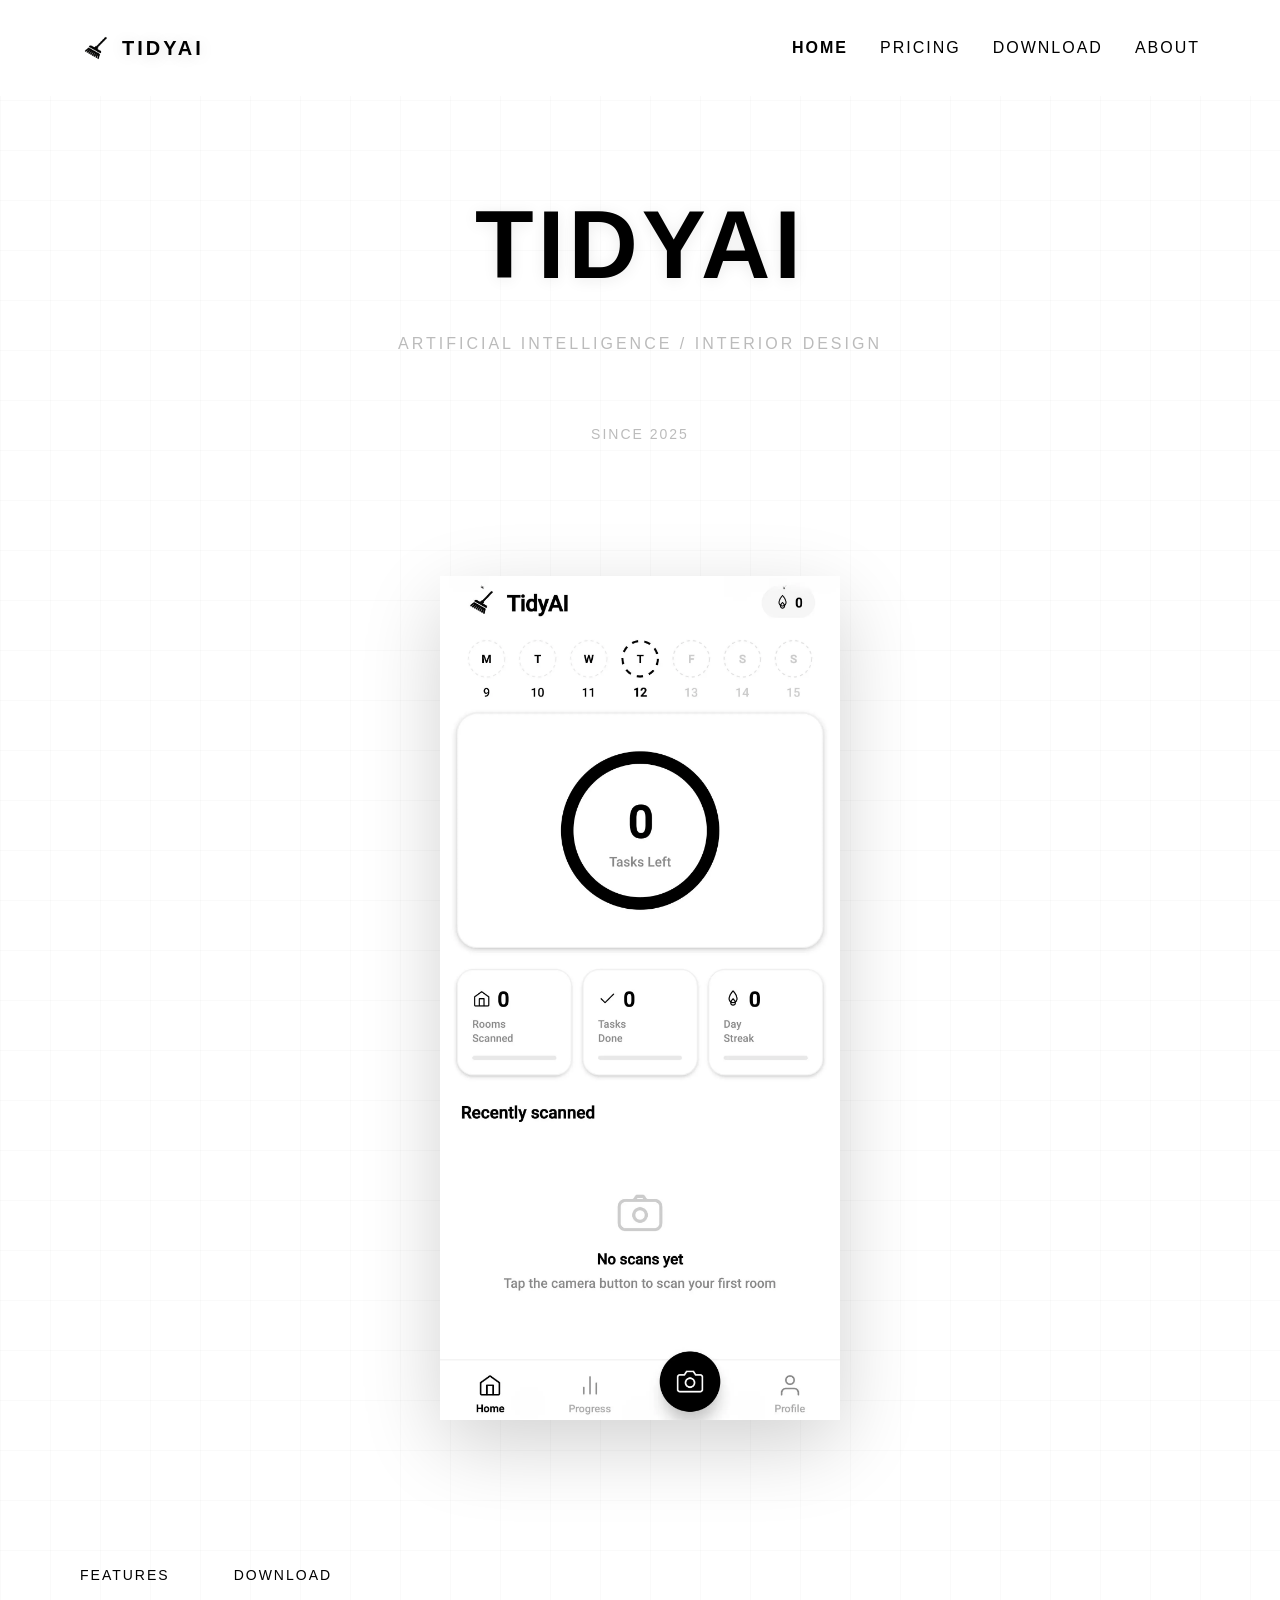
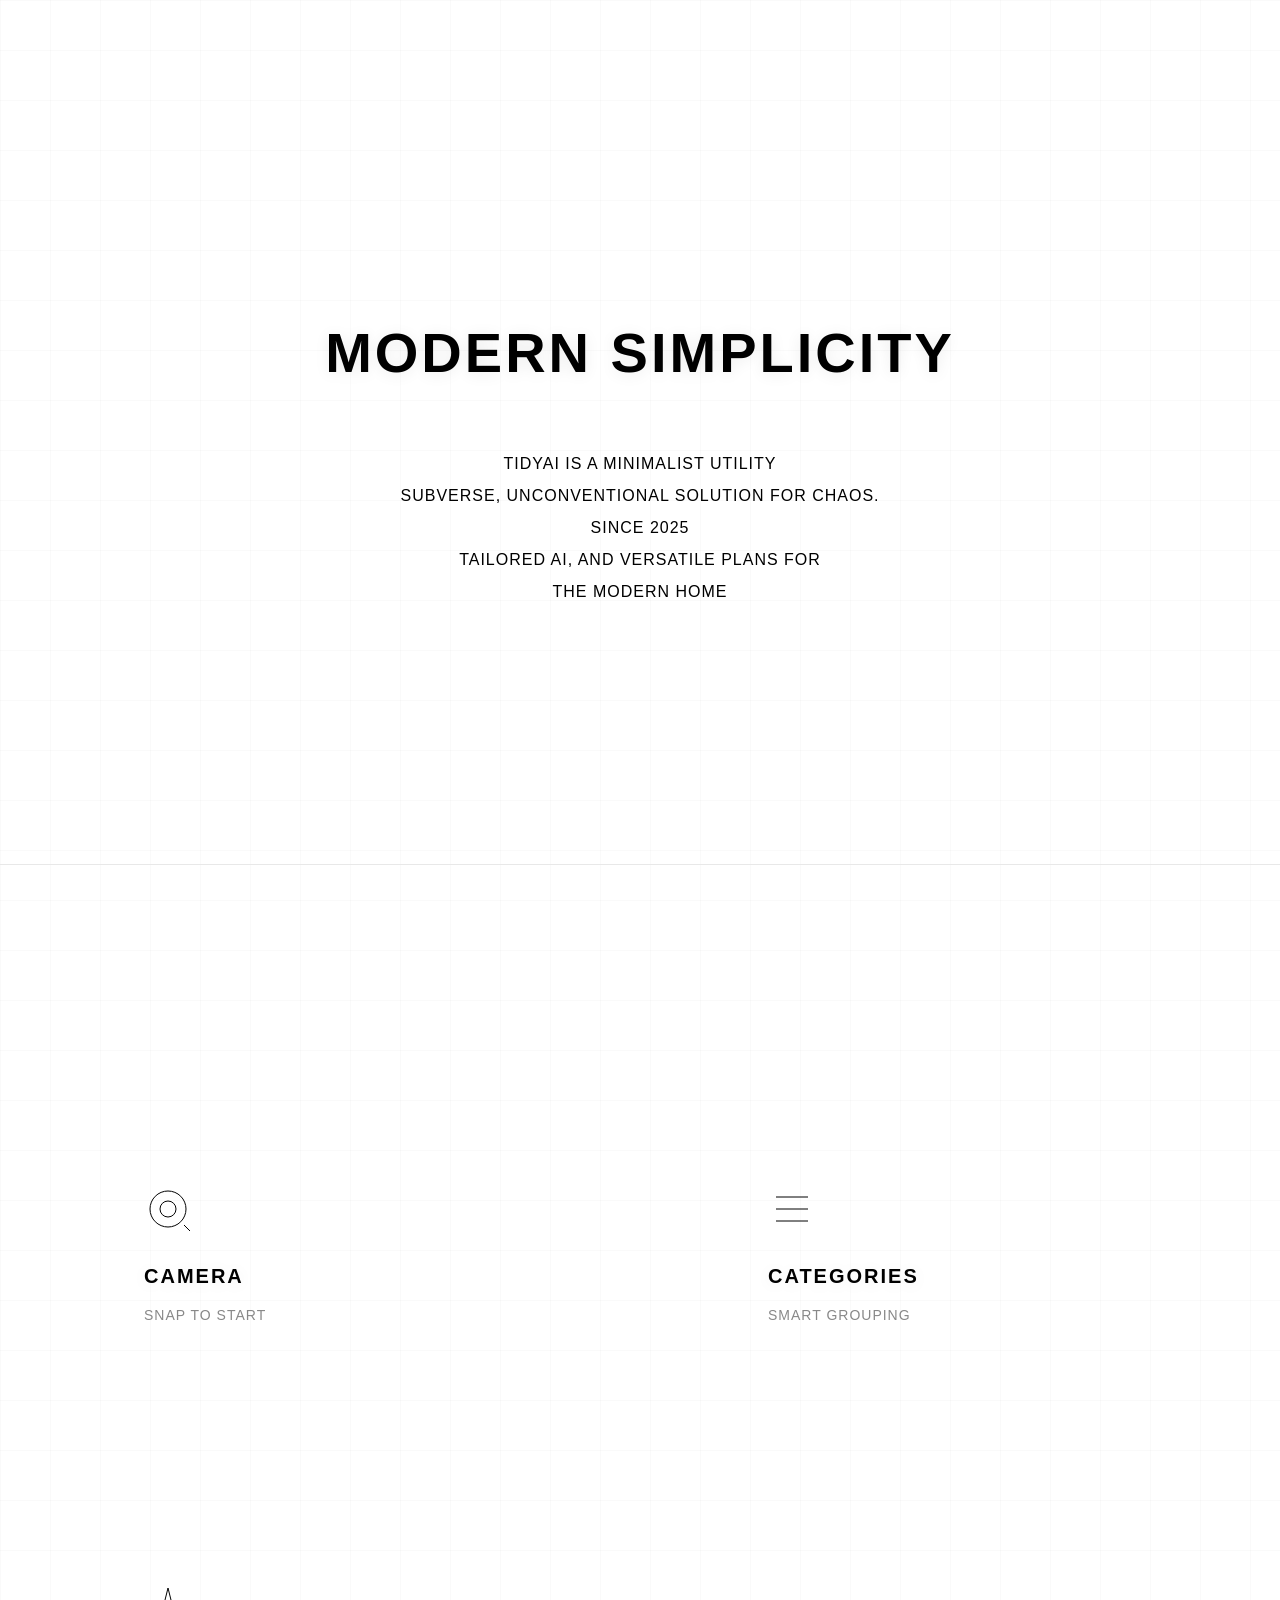
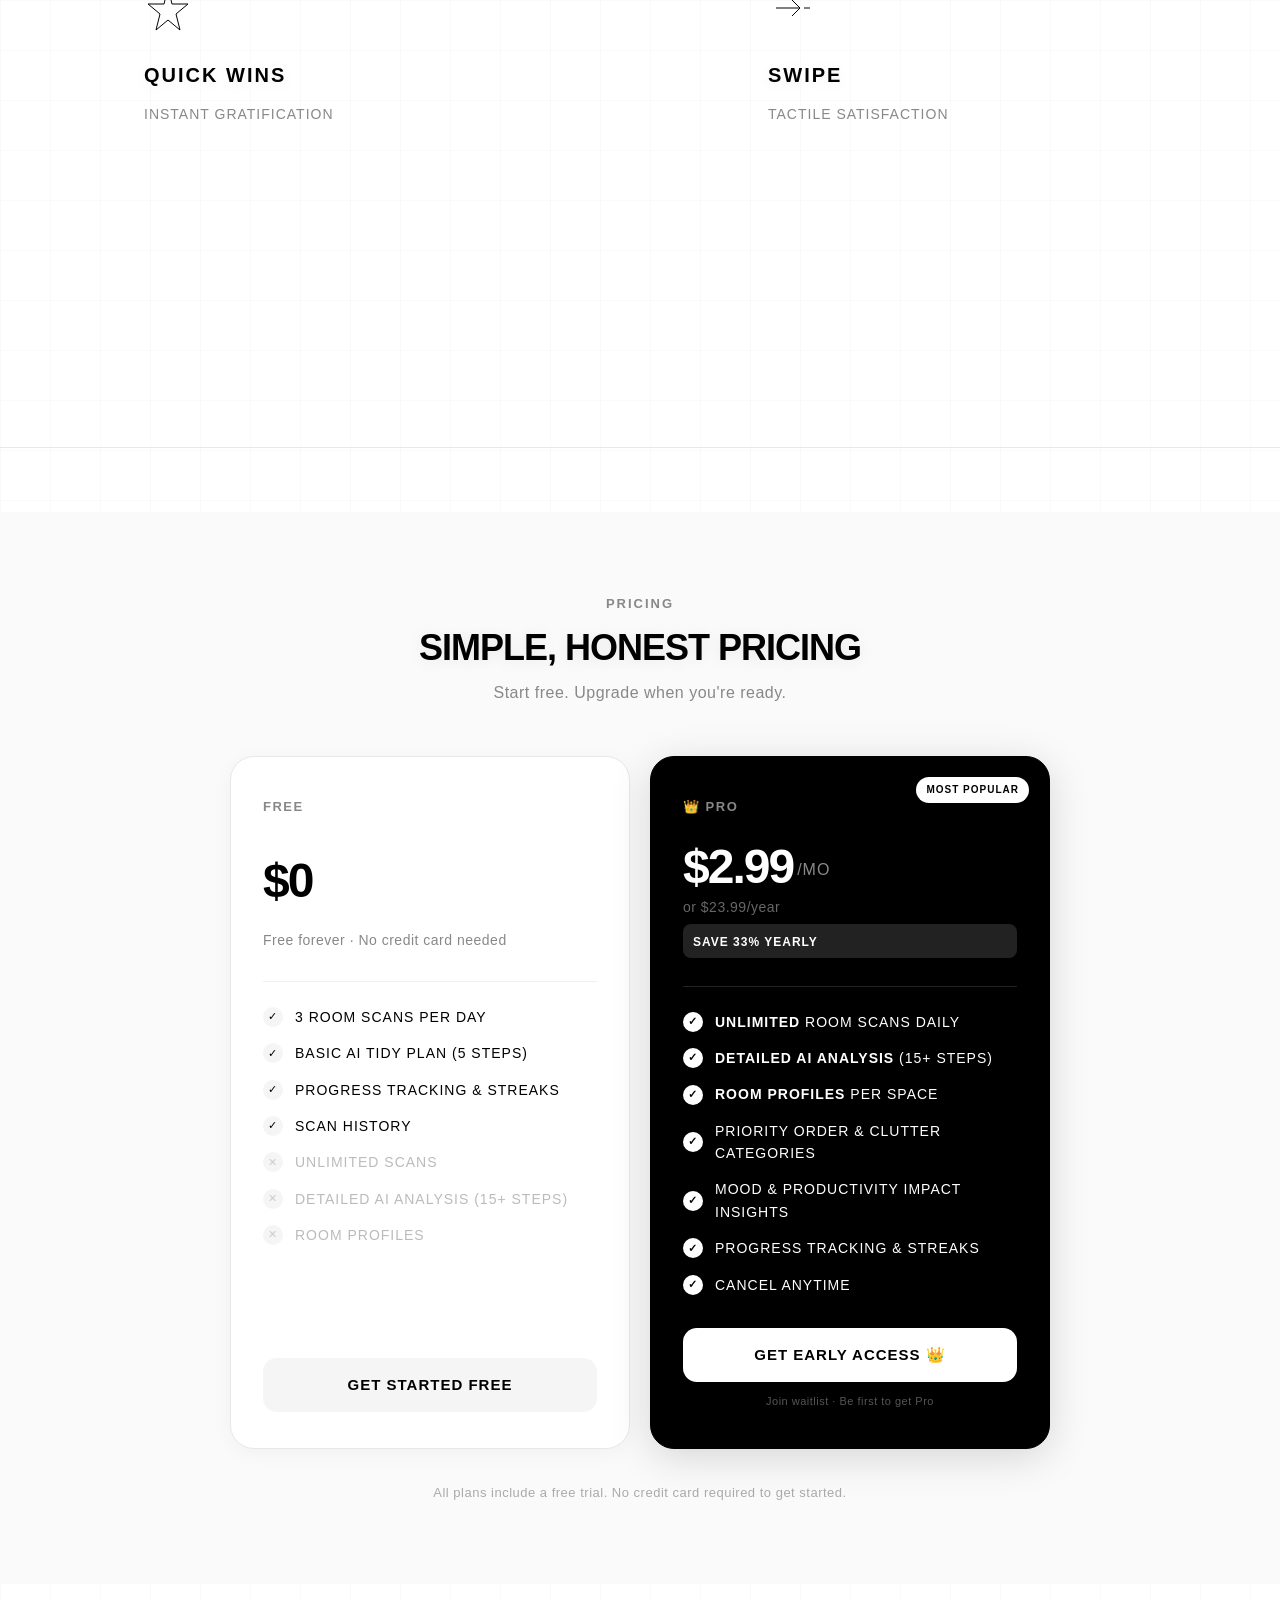
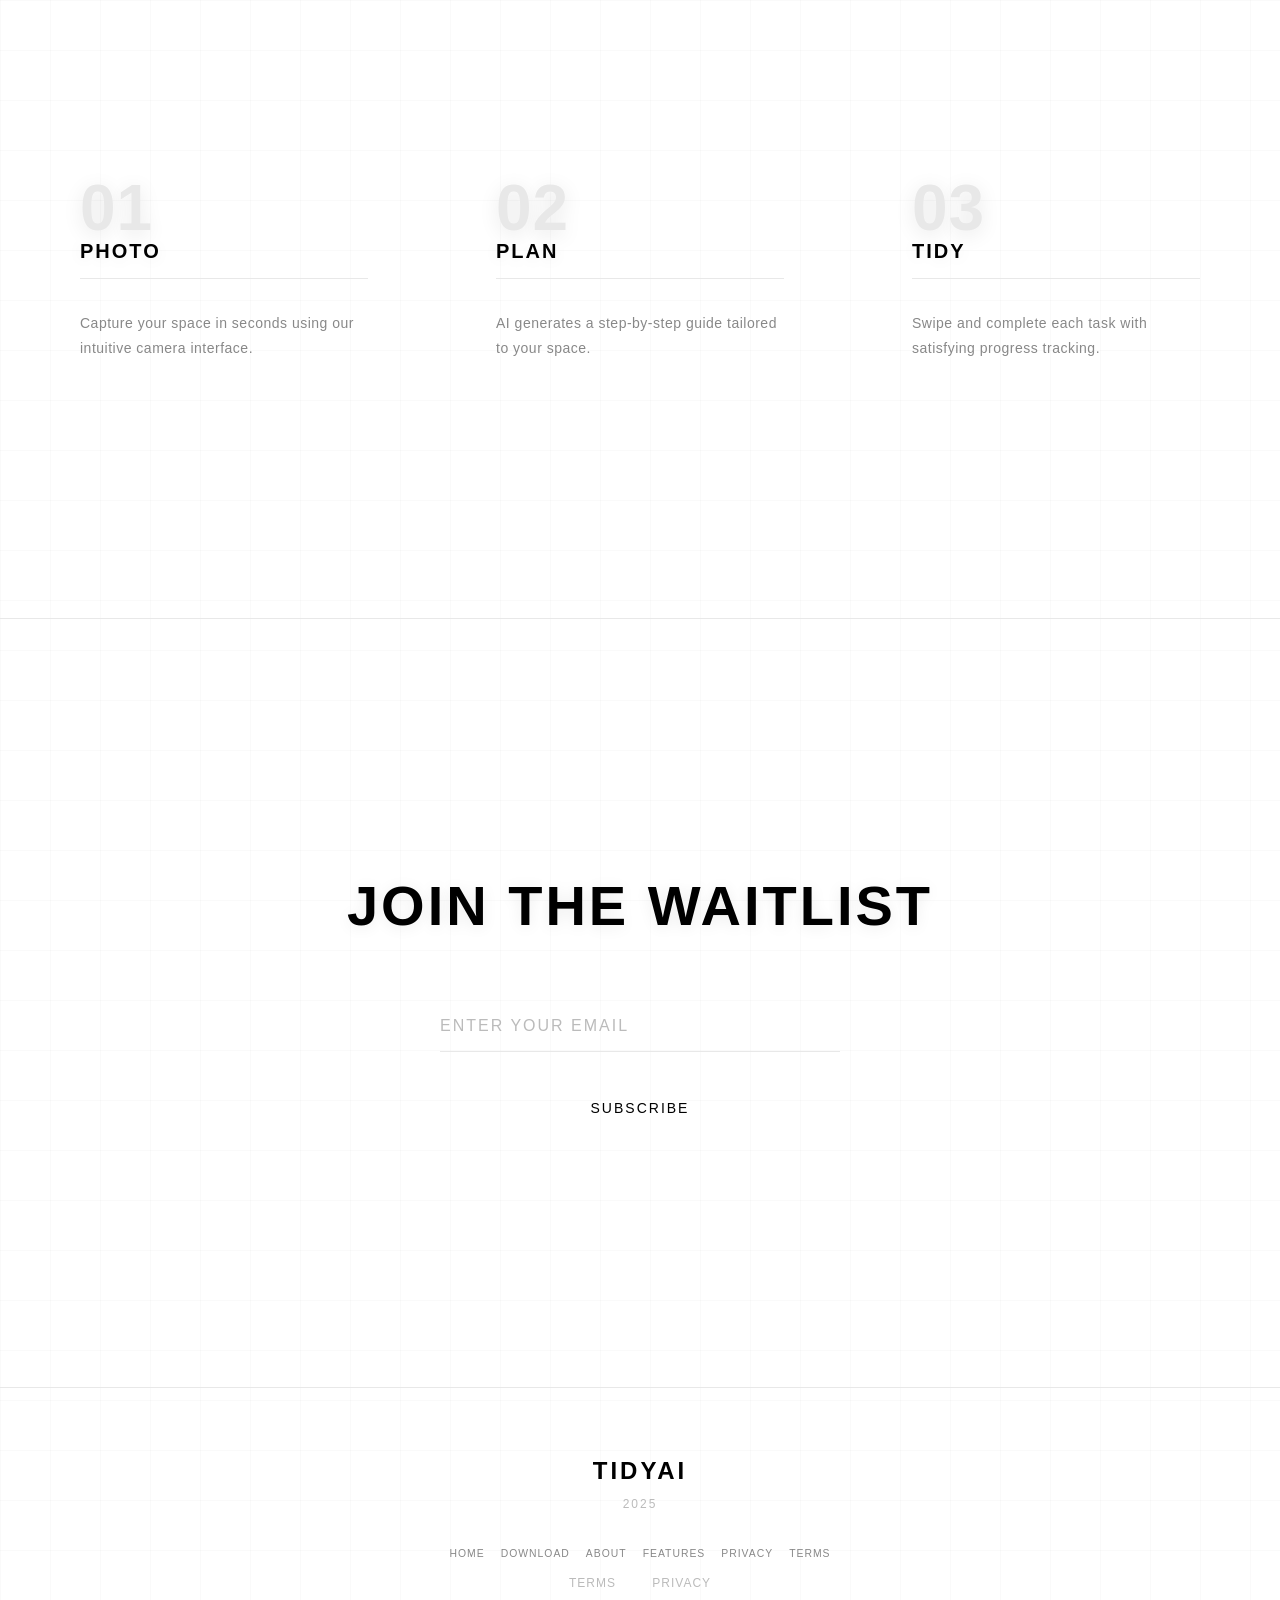
<file: index.html>
<!DOCTYPE html>
<html lang="en">

<head>
    <meta charset="UTF-8">
    <meta name="viewport" content="width=device-width, initial-scale=1.0">
    <meta name="description"
        content="TidyAI - Your AI-powered room tidying assistant. Transform chaos into order with artificial intelligence.">

    <title>TIDYAI </title>

    <!-- Favicon -->
    <link rel="icon" type="image/png" href="assets/images/logo tidy AI.png" sizes="32x32">
    <link rel="shortcut icon" href="assets/images/logo tidy AI.png">

    <!-- Styles -->
    <link rel="stylesheet" href="assets/css/style.css">
</head>

<body>
    <!-- Navigation -->
    <nav class="nav">
        <div class="nav-inner container">
            <a href="index.html" class="nav-logo">
                <img src="assets/images/logo tidy AI.png" alt="TidyAI" class="nav-logo-img">
                <span>TIDYAI</span>
            </a>

            <ul class="nav-links">
                <li><a href="index.html" class="active">HOME</a></li>
                <li><a href="#pricing">PRICING</a></li>
                <li><a href="download.html">DOWNLOAD</a></li>
                <li><a href="about.html">ABOUT</a></li>
            </ul>

            <button class="nav-toggle" aria-label="Menu">
                <span></span>
                <span></span>
                <span></span>
            </button>
        </div>
    </nav>

    <!-- Mobile Navigation -->
    <div class="nav-mobile">
        <button class="nav-mobile-close" aria-label="Close menu">
            <span></span>
            <span></span>
        </button>
        <a href="index.html">HOME</a>
        <a href="#pricing">PRICING</a>
        <a href="download.html">DOWNLOAD</a>
        <a href="about.html">ABOUT</a>
    </div>

    <!-- Hero Section -->
    <section class="hero">
        <div class="container">
            <h1 class="hero-title animate-fade-in">TIDYAI</h1>
            <p class="hero-subtitle animate-fade-in animate-delay-1">ARTIFICIAL INTELLIGENCE / INTERIOR DESIGN</p>
            <p class="hero-year animate-fade-in animate-delay-2">SINCE 2025</p>

            <!-- App Mockup -->
            <div class="mockup animate-fade-in animate-delay-3">
                <img src="assets/images/hero-image.webp" alt="TidyAI App Interface" loading="lazy" decoding="async"
                    onerror="this.style.background='#F5F5F5'; this.style.display='flex'; this.style.alignItems='center'; this.style.justifyContent='center'; this.innerHTML='<span style=\'color:#BBBBBB;\'>APP MOCKUP</span>'">
            </div>

            <div class="hero-cta animate-fade-in animate-delay-4">
                <a href="#features">FEATURES</a>
                <a href="download.html">DOWNLOAD</a>
            </div>
        </div>
    </section>

    <!-- Vision Statement -->
    <section class="vision">
        <div class="container">
            <h2 class="vision-title">MODERN SIMPLICITY</h2>
            <div class="vision-text">
                <span>TIDYAI IS A MINIMALIST UTILITY</span>
                <span>SUBVERSE, UNCONVENTIONAL SOLUTION FOR CHAOS.</span>
                <span>SINCE 2025</span>
                <span>TAILORED AI, AND VERSATILE PLANS FOR</span>
                <span>THE MODERN HOME</span>
            </div>
        </div>
    </section>

    <div class="divider"></div>

    <!-- Features Grid -->
    <section id="features" class="features">
        <div class="container">
            <div class="features-grid">
                <!-- Feature 1: Camera -->
                <div class="feature-item">
                    <div class="feature-icon">
                        <svg viewBox="0 0 48 48" xmlns="http://www.w3.org/2000/svg">
                            <circle cx="24" cy="24" r="18" />
                            <circle cx="24" cy="24" r="8" />
                            <line x1="40" y1="40" x2="46" y2="46" />
                        </svg>
                    </div>
                    <h3 class="feature-label">CAMERA</h3>
                    <p class="feature-description">SNAP TO START</p>
                </div>

                <!-- Feature 2: Categories -->
                <div class="feature-item">
                    <div class="feature-icon">
                        <svg viewBox="0 0 48 48" xmlns="http://www.w3.org/2000/svg">
                            <line x1="8" y1="12" x2="40" y2="12" />
                            <line x1="8" y1="24" x2="40" y2="24" />
                            <line x1="8" y1="36" x2="40" y2="36" />
                        </svg>
                    </div>
                    <h3 class="feature-label">CATEGORIES</h3>
                    <p class="feature-description">SMART GROUPING</p>
                </div>

                <!-- Feature 3: Quick Wins -->
                <div class="feature-item">
                    <div class="feature-icon">
                        <svg viewBox="0 0 48 48" xmlns="http://www.w3.org/2000/svg">
                            <polygon points="24,4 28,20 44,20 32,30 36,46 24,36 12,46 16,30 4,20 20,20" />
                        </svg>
                    </div>
                    <h3 class="feature-label">QUICK WINS</h3>
                    <p class="feature-description">INSTANT GRATIFICATION</p>
                </div>

                <!-- Feature 4: Swipe -->
                <div class="feature-item">
                    <div class="feature-icon">
                        <svg viewBox="0 0 48 48" xmlns="http://www.w3.org/2000/svg">
                            <line x1="8" y1="24" x2="32" y2="24" />
                            <polyline points="24,16 32,24 24,32" />
                            <line x1="36" y1="24" x2="42" y2="24" />
                        </svg>
                    </div>
                    <h3 class="feature-label">SWIPE</h3>
                    <p class="feature-description">TACTILE SATISFACTION</p>
                </div>
            </div>
        </div>
    </section>

    <div class="divider"></div>

    <!-- PRICING SECTION -->
    <section id="pricing" style="padding: 80px 24px; background-color: #FAFAFA;">
        <div style="max-width: 900px; margin: 0 auto;">

            <!-- Header -->
            <div style="text-align: center; margin-bottom: 48px;">
                <p
                    style="font-size: 13px; font-weight: 700; color: #888; letter-spacing: 2px; text-transform: uppercase; margin-bottom: 12px;">
                    PRICING</p>
                <h2 style="font-size: 36px; font-weight: 900; color: #000; letter-spacing: -1px; margin: 0 0 12px;">
                    Simple, honest pricing</h2>
                <p style="font-size: 16px; color: #888; margin: 0;">Start free. Upgrade when you're ready.</p>
            </div>

            <!-- Cards row -->
            <div style="display: flex; gap: 20px; align-items: stretch; flex-wrap: wrap; justify-content: center;">

                <!-- FREE CARD -->
                <div style="
                    flex: 1;
                    min-width: 280px;
                    max-width: 400px;
                    background: #FFFFFF;
                    border-radius: 24px;
                    padding: 36px 32px;
                    border: 1.5px solid #E8E8E8;
                    box-shadow: 0 4px 20px rgba(0,0,0,0.04);
                    display: flex;
                    flex-direction: column;
                ">
                    <div style="margin-bottom: 24px;">
                        <span
                            style="font-size: 13px; font-weight: 700; color: #888; letter-spacing: 1.5px; text-transform: uppercase;">FREE</span>
                    </div>
                    <div style="margin-bottom: 8px;">
                        <span style="font-size: 48px; font-weight: 900; color: #000; letter-spacing: -2px;">$0</span>
                    </div>
                    <p style="font-size: 14px; color: #888; margin: 0 0 28px;">Free forever · No credit card needed</p>
                    <div style="height: 1px; background: #F0F0F0; margin-bottom: 24px;"></div>
                    <ul
                        style="list-style: none; padding: 0; margin: 0 0 32px; display: flex; flex-direction: column; gap: 14px;">
                        <li style="display: flex; align-items: center; gap: 12px;"><span
                                style="width: 20px; height: 20px; background: #F5F5F5; border-radius: 50%; display: flex; align-items: center; justify-content: center; font-size: 11px; flex-shrink: 0;">✓</span><span
                                style="font-size: 14px; color: #000; font-weight: 500;">3 room scans per day</span></li>
                        <li style="display: flex; align-items: center; gap: 12px;"><span
                                style="width: 20px; height: 20px; background: #F5F5F5; border-radius: 50%; display: flex; align-items: center; justify-content: center; font-size: 11px; flex-shrink: 0;">✓</span><span
                                style="font-size: 14px; color: #000; font-weight: 500;">Basic AI tidy plan (5
                                steps)</span></li>
                        <li style="display: flex; align-items: center; gap: 12px;"><span
                                style="width: 20px; height: 20px; background: #F5F5F5; border-radius: 50%; display: flex; align-items: center; justify-content: center; font-size: 11px; flex-shrink: 0;">✓</span><span
                                style="font-size: 14px; color: #000; font-weight: 500;">Progress tracking &
                                streaks</span></li>
                        <li style="display: flex; align-items: center; gap: 12px;"><span
                                style="width: 20px; height: 20px; background: #F5F5F5; border-radius: 50%; display: flex; align-items: center; justify-content: center; font-size: 11px; flex-shrink: 0;">✓</span><span
                                style="font-size: 14px; color: #000; font-weight: 500;">Scan history</span></li>
                        <li style="display: flex; align-items: center; gap: 12px;"><span
                                style="width: 20px; height: 20px; background: #F5F5F5; border-radius: 50%; display: flex; align-items: center; justify-content: center; font-size: 11px; flex-shrink: 0; color: #CCC;">✕</span><span
                                style="font-size: 14px; color: #BBBBBB; font-weight: 500;">Unlimited scans</span></li>
                        <li style="display: flex; align-items: center; gap: 12px;"><span
                                style="width: 20px; height: 20px; background: #F5F5F5; border-radius: 50%; display: flex; align-items: center; justify-content: center; font-size: 11px; flex-shrink: 0; color: #CCC;">✕</span><span
                                style="font-size: 14px; color: #BBBBBB; font-weight: 500;">Detailed AI analysis (15+
                                steps)</span></li>
                        <li style="display: flex; align-items: center; gap: 12px;"><span
                                style="width: 20px; height: 20px; background: #F5F5F5; border-radius: 50%; display: flex; align-items: center; justify-content: center; font-size: 11px; flex-shrink: 0; color: #CCC;">✕</span><span
                                style="font-size: 14px; color: #BBBBBB; font-weight: 500;">Room profiles</span></li>
                    </ul>
                    <div style="margin-top: auto;">
                        <a href="#waitlist"
                            style="display: block; text-align: center; background: #F5F5F5; color: #000; text-decoration: none; font-size: 15px; font-weight: 700; padding: 15px 24px; border-radius: 14px;"
                            onmouseover="this.style.background='#E8E8E8'"
                            onmouseout="this.style.background='#F5F5F5'">Get Started Free</a>
                    </div>
                </div>

                <!-- PRO CARD -->
                <div style="
                    flex: 1;
                    min-width: 280px;
                    max-width: 400px;
                    background: #000000;
                    border-radius: 24px;
                    padding: 36px 32px;
                    border: 1.5px solid #000;
                    box-shadow: 0 8px 40px rgba(0,0,0,0.15);
                    display: flex;
                    flex-direction: column;
                    position: relative;
                    overflow: hidden;
                ">
                    <div
                        style="position: absolute; top: 20px; right: 20px; background: #FFFFFF; color: #000; font-size: 10px; font-weight: 800; letter-spacing: 1px; text-transform: uppercase; padding: 5px 10px; border-radius: 20px;">
                        MOST POPULAR</div>
                    <div style="margin-bottom: 24px;">
                        <span
                            style="font-size: 13px; font-weight: 700; color: #888; letter-spacing: 1.5px; text-transform: uppercase;">👑
                            PRO</span>
                    </div>
                    <div style="margin-bottom: 4px; display: flex; align-items: flex-end; gap: 4px;">
                        <span
                            style="font-size: 48px; font-weight: 900; color: #FFF; letter-spacing: -2px; line-height: 1;">$2.99</span>
                        <span style="font-size: 16px; color: #888; margin-bottom: 8px;">/mo</span>
                    </div>
                    <p style="font-size: 14px; color: #666; margin: 0 0 4px;">or $23.99/year</p>
                    <div
                        style="display: inline-block; background: #222; border-radius: 8px; padding: 4px 10px; margin-bottom: 28px;">
                        <span style="font-size: 12px; font-weight: 700; color: #FFF;">SAVE 33% yearly</span>
                    </div>
                    <div style="height: 1px; background: #222; margin-bottom: 24px;"></div>
                    <ul
                        style="list-style: none; padding: 0; margin: 0 0 32px; display: flex; flex-direction: column; gap: 14px;">
                        <li style="display: flex; align-items: center; gap: 12px;"><span
                                style="width: 20px; height: 20px; background: #FFF; border-radius: 50%; display: flex; align-items: center; justify-content: center; font-size: 11px; flex-shrink: 0; color: #000; font-weight: 900;">✓</span><span
                                style="font-size: 14px; color: #FFF; font-weight: 500;"><strong>Unlimited</strong> room
                                scans daily</span></li>
                        <li style="display: flex; align-items: center; gap: 12px;"><span
                                style="width: 20px; height: 20px; background: #FFF; border-radius: 50%; display: flex; align-items: center; justify-content: center; font-size: 11px; flex-shrink: 0; color: #000; font-weight: 900;">✓</span><span
                                style="font-size: 14px; color: #FFF; font-weight: 500;"><strong>Detailed AI
                                    analysis</strong> (15+ steps)</span></li>
                        <li style="display: flex; align-items: center; gap: 12px;"><span
                                style="width: 20px; height: 20px; background: #FFF; border-radius: 50%; display: flex; align-items: center; justify-content: center; font-size: 11px; flex-shrink: 0; color: #000; font-weight: 900;">✓</span><span
                                style="font-size: 14px; color: #FFF; font-weight: 500;"><strong>Room profiles</strong>
                                per space</span></li>
                        <li style="display: flex; align-items: center; gap: 12px;"><span
                                style="width: 20px; height: 20px; background: #FFF; border-radius: 50%; display: flex; align-items: center; justify-content: center; font-size: 11px; flex-shrink: 0; color: #000; font-weight: 900;">✓</span><span
                                style="font-size: 14px; color: #FFF; font-weight: 500;">Priority order & clutter
                                categories</span></li>
                        <li style="display: flex; align-items: center; gap: 12px;"><span
                                style="width: 20px; height: 20px; background: #FFF; border-radius: 50%; display: flex; align-items: center; justify-content: center; font-size: 11px; flex-shrink: 0; color: #000; font-weight: 900;">✓</span><span
                                style="font-size: 14px; color: #FFF; font-weight: 500;">Mood & productivity impact
                                insights</span></li>
                        <li style="display: flex; align-items: center; gap: 12px;"><span
                                style="width: 20px; height: 20px; background: #FFF; border-radius: 50%; display: flex; align-items: center; justify-content: center; font-size: 11px; flex-shrink: 0; color: #000; font-weight: 900;">✓</span><span
                                style="font-size: 14px; color: #FFF; font-weight: 500;">Progress tracking &
                                streaks</span></li>
                        <li style="display: flex; align-items: center; gap: 12px;"><span
                                style="width: 20px; height: 20px; background: #FFF; border-radius: 50%; display: flex; align-items: center; justify-content: center; font-size: 11px; flex-shrink: 0; color: #000; font-weight: 900;">✓</span><span
                                style="font-size: 14px; color: #FFF; font-weight: 500;">Cancel anytime</span></li>
                    </ul>
                    <div style="margin-top: auto;">
                        <a href="#waitlist"
                            style="display: block; text-align: center; background: #FFFFFF; color: #000000; text-decoration: none; font-size: 15px; font-weight: 700; padding: 15px 24px; border-radius: 14px;"
                            onmouseover="this.style.background='#F0F0F0'"
                            onmouseout="this.style.background='#FFFFFF'">Get Early Access 👑</a>
                        <p style="font-size: 11px; color: #555; text-align: center; margin-top: 10px;">Join waitlist ·
                            Be first to get Pro</p>
                    </div>
                </div>

            </div>
            <p style="text-align: center; font-size: 13px; color: #AAAAAA; margin-top: 32px;">All plans include a free
                trial. No credit card required to get started.</p>
        </div>
    </section>

    <section class="how-it-works">
        <div class="container">
            <div class="steps-grid">
                <!-- Step 01 -->
                <div class="step-item">
                    <span class="step-number">01</span>
                    <h3 class="step-title">PHOTO</h3>
                    <p class="step-description">Capture your space in seconds using our intuitive camera interface.</p>
                </div>

                <!-- Step 02 -->
                <div class="step-item">
                    <span class="step-number">02</span>
                    <h3 class="step-title">PLAN</h3>
                    <p class="step-description">AI generates a step-by-step guide tailored to your space.</p>
                </div>

                <!-- Step 03 -->
                <div class="step-item">
                    <span class="step-number">03</span>
                    <h3 class="step-title">TIDY</h3>
                    <p class="step-description">Swipe and complete each task with satisfying progress tracking.</p>
                </div>
            </div>
        </div>
    </section>

    <div class="divider"></div>

    <!-- Waitlist Section -->
    <section class="waitlist">
        <div class="container">
            <h2 class="waitlist-title">JOIN THE WAITLIST</h2>

            <form id="waitlist-form" class="waitlist-form">
                <input type="email" id="waitlist-email" class="waitlist-input" placeholder="ENTER YOUR EMAIL" required
                    autocomplete="email">
                <button type="submit" id="waitlist-submit" class="waitlist-submit">
                    SUBSCRIBE
                </button>
            </form>

            <div id="waitlist-message" class="waitlist-message"></div>
        </div>
    </section>

    <!-- Footer -->
    <footer class="footer">
        <div class="container">
            <div class="footer-brand">TIDYAI</div>
            <div class="footer-year">2025</div>

            <div class="footer-links">
                <a href="index.html">HOME</a>
                <a href="download.html">DOWNLOAD</a>
                <a href="about.html">ABOUT</a>
                <a href="#features">FEATURES</a>
                <a href="privacy.html">PRIVACY</a>
                <a href="terms.html">TERMS</a>
            </div>

            <div class="footer-legal">
                <a href="terms.html">TERMS</a>
                <a href="privacy.html">PRIVACY</a>
            </div>
        </div>
    </footer>

    <!-- Scripts -->
    <script src="assets/js/main.js"></script>
    <script src="assets/js/firebase.js"></script>
</body>

</html>
</file>
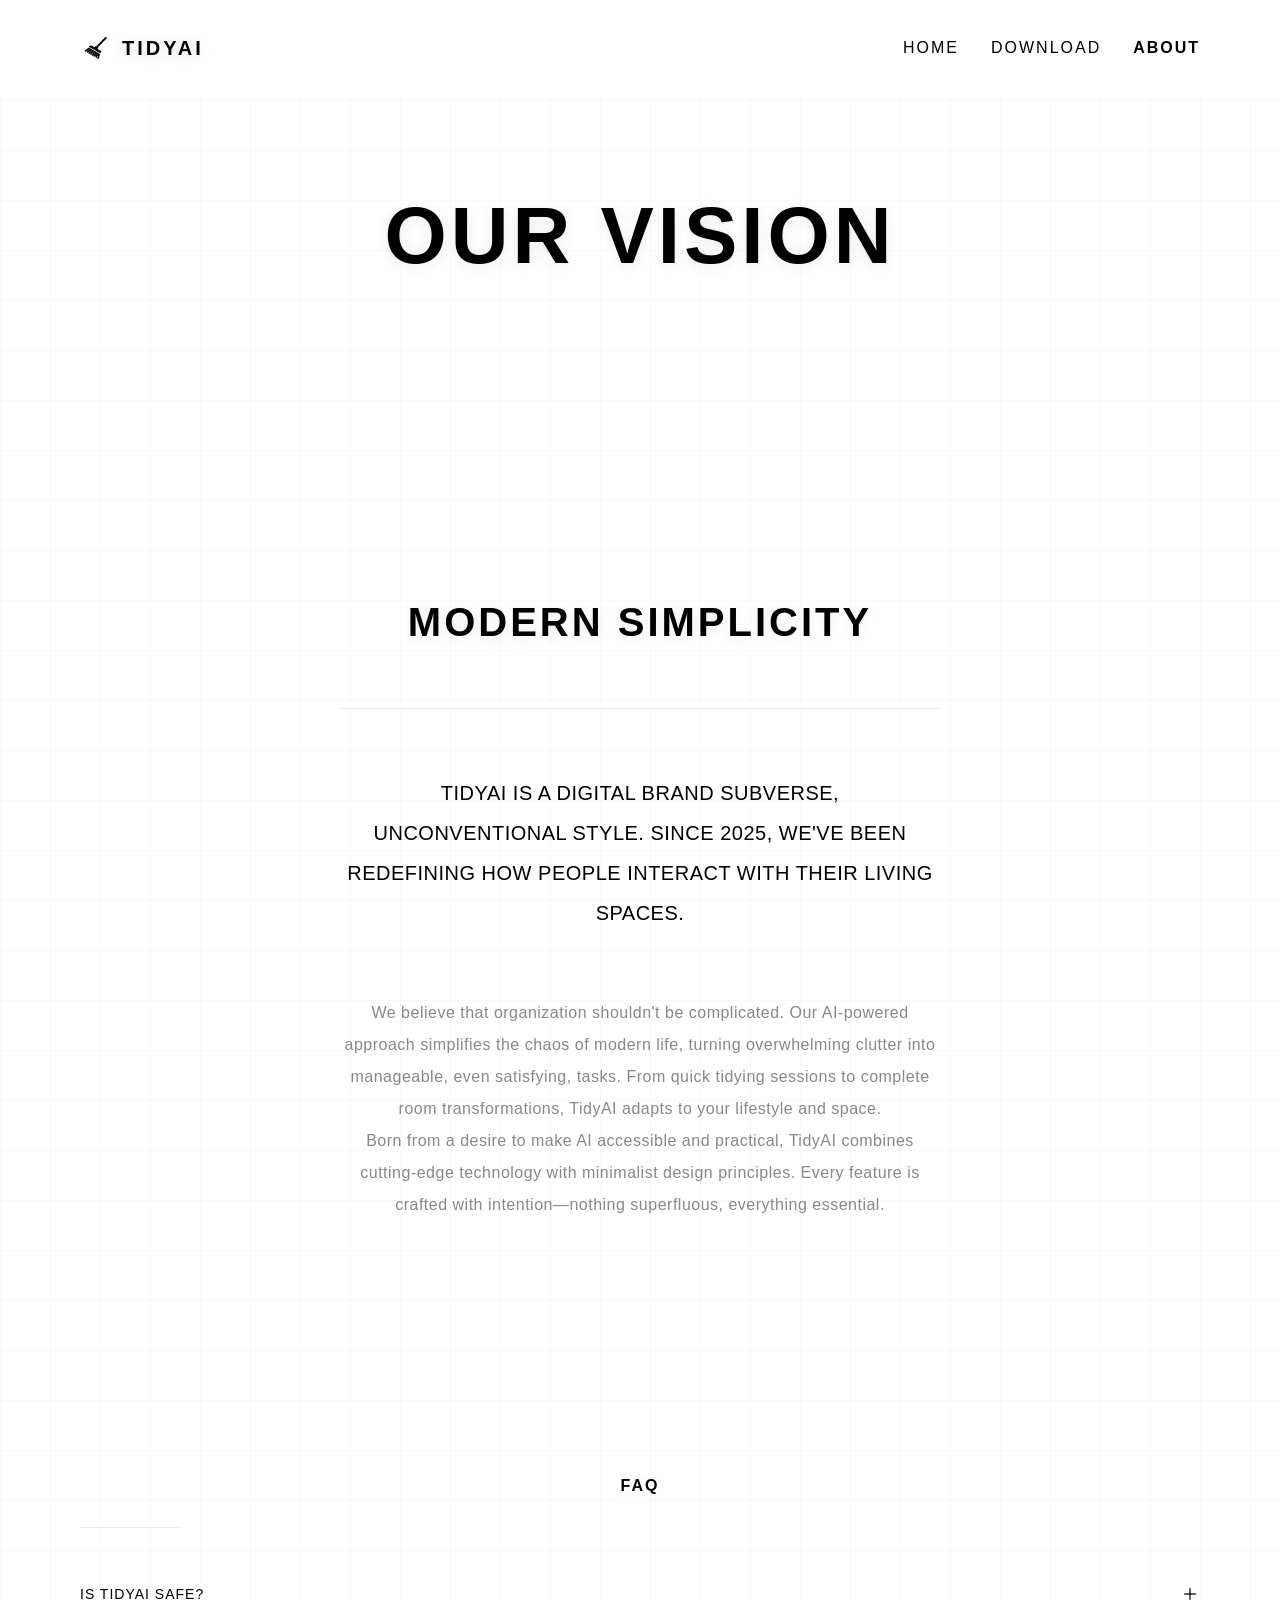
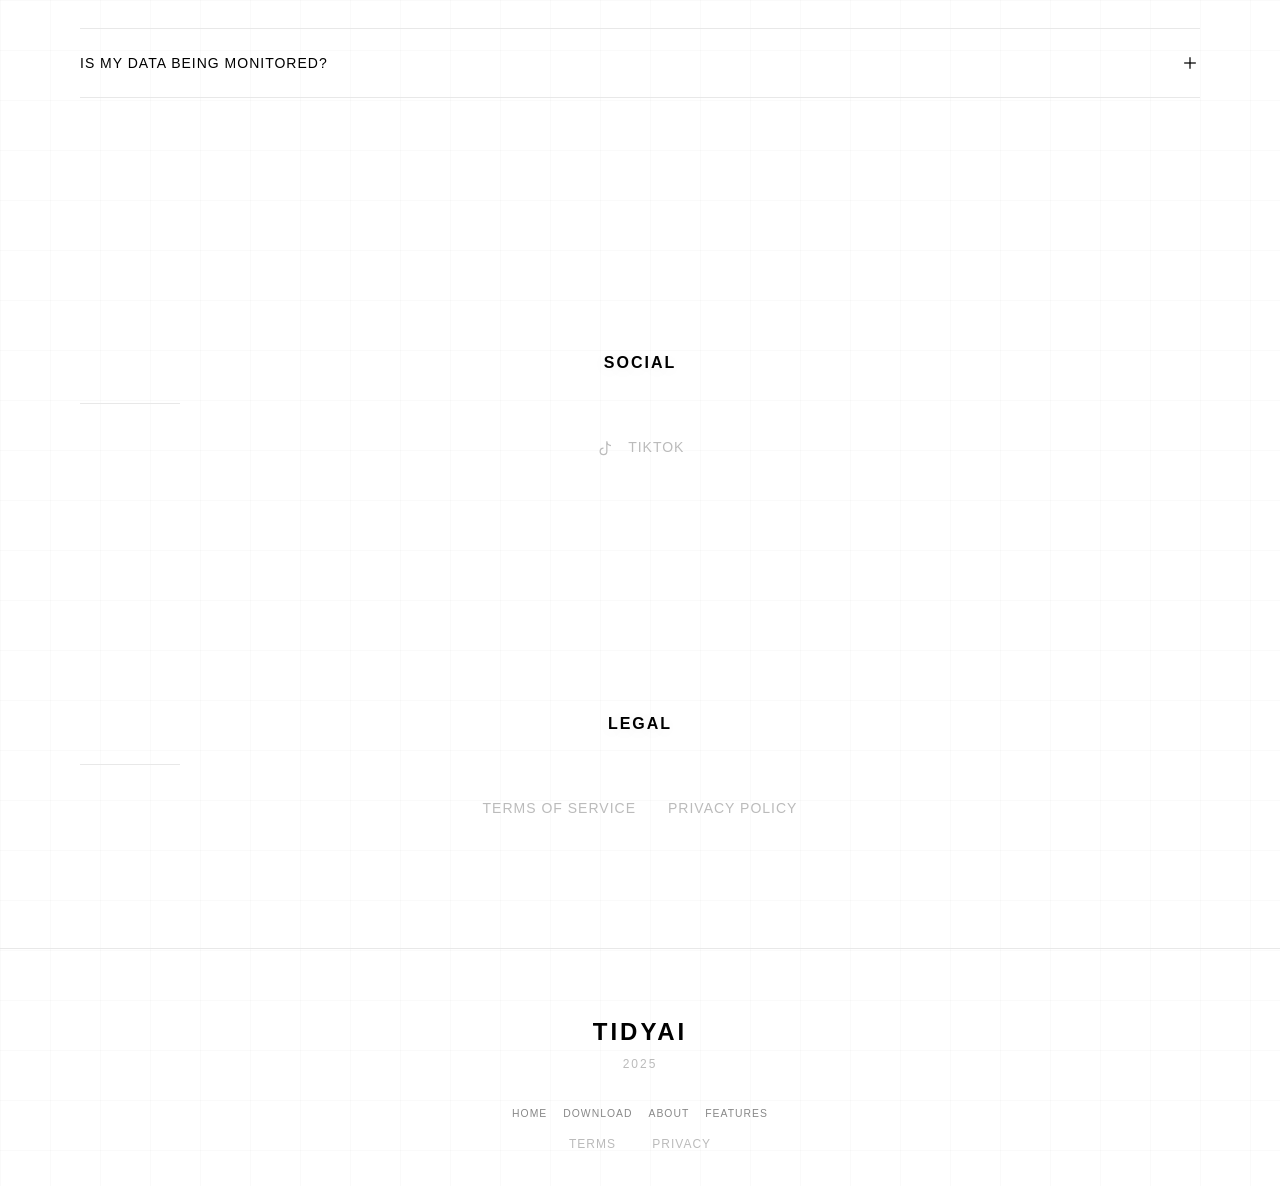
<file: about.html>
<!DOCTYPE html>
<html lang="en">

<head>
    <meta charset="UTF-8">
    <meta name="viewport" content="width=device-width, initial-scale=1.0">
    <meta name="description"
        content="About TidyAI - Our vision for AI-powered interior design and modern home organization.">

    <title>ABOUT | TIDYAI</title>

    <!-- Favicon -->
    <link rel="icon" type="image/png" href="assets/images/logo tidy AI.png" sizes="32x32">
    <link rel="shortcut icon" href="assets/images/logo tidy AI.png">

    <!-- Styles -->
    <link rel="stylesheet" href="assets/css/style.css">
</head>

<body>
    <!-- Navigation -->
    <nav class="nav">
        <div class="nav-inner container">
            <a href="index.html" class="nav-logo">
                <img src="assets/images/logo tidy AI.png" alt="TidyAI" class="nav-logo-img">
                <span>TIDYAI</span>
            </a>

            <ul class="nav-links">
                <li><a href="index.html">HOME</a></li>
                <li><a href="download.html">DOWNLOAD</a></li>
                <li><a href="about.html" class="active">ABOUT</a></li>
            </ul>

            <button class="nav-toggle" aria-label="Menu">
                <span></span>
                <span></span>
                <span></span>
            </button>
        </div>
    </nav>

    <!-- Mobile Navigation -->
    <div class="nav-mobile">
        <button class="nav-mobile-close" aria-label="Close menu">
            <span></span>
            <span></span>
        </button>
        <a href="index.html">HOME</a>
        <a href="download.html">DOWNLOAD</a>
        <a href="about.html">ABOUT</a>
    </div>

    <!-- About Hero -->
    <section class="about-hero">
        <div class="container">
            <h1 class="about-title animate-fade-in">OUR VISION</h1>
        </div>
    </section>

    <!-- About Content -->
    <section class="about-content">
        <div class="container container-narrow">
            <h2 class="animate-fade-in">MODERN SIMPLICITY</h2>

            <div class="divider"></div>

            <p class="about-lead animate-fade-in">
                TIDYAI IS A DIGITAL BRAND SUBVERSE, UNCONVENTIONAL STYLE.
                SINCE 2025, WE'VE BEEN REDEFINING HOW PEOPLE INTERACT WITH
                THEIR LIVING SPACES.
            </p>

            <p class="about-text animate-fade-in">
                We believe that organization shouldn't be complicated.
                Our AI-powered approach simplifies the chaos of modern life,
                turning overwhelming clutter into manageable, even satisfying,
                tasks. From quick tidying sessions to complete room transformations,
                TidyAI adapts to your lifestyle and space.
            </p>

            <p class="about-text animate-fade-in">
                Born from a desire to make AI accessible and practical,
                TidyAI combines cutting-edge technology with minimalist design
                principles. Every feature is crafted with intention—nothing
                superfluous, everything essential.
            </p>
        </div>
    </section>

    <!-- FAQ Section -->
    <section class="about-section">
        <div class="container">
            <h3 class="text-center">FAQ</h3>
            <div class="divider-thin"></div>

            <div class="faq-item">
                <button class="faq-question">
                    <span>IS TIDYAI SAFE?</span>
                    <svg class="faq-icon" width="20" height="20" viewBox="0 0 24 24" fill="none" stroke="currentColor"
                        stroke-width="1.5">
                        <line x1="12" y1="5" x2="12" y2="19" class="vertical" />
                        <line x1="5" y1="12" x2="19" y2="12" />
                    </svg>
                </button>
                <div class="faq-answer">
                    <p>YES IT IS! ALL DATA IS ENCRYPTED AND SECURE.</p>
                </div>
            </div>

            <div class="faq-item">
                <button class="faq-question">
                    <span>IS MY DATA BEING MONITORED?</span>
                    <svg class="faq-icon" width="20" height="20" viewBox="0 0 24 24" fill="none" stroke="currentColor"
                        stroke-width="1.5">
                        <line x1="12" y1="5" x2="12" y2="19" class="vertical" />
                        <line x1="5" y1="12" x2="19" y2="12" />
                    </svg>
                </button>
                <div class="faq-answer">
                    <p>NO. YOUR DATA IS ENCRYPTED IN OUR DATABASE. EVERYTHING YOU DO REMAINS PRIVATE.</p>
                </div>
            </div>
        </div>
    </section>

    <!-- Legal Section -->
    <section class="about-section">
        <div class="container">
            <h3 class="text-center">SOCIAL</h3>
            <div class="divider-thin"></div>
            <div class="about-links">
                <a href="https://www.tiktok.com/@realtidy" target="_blank" rel="noopener">
                    <svg width="20" height="20" viewBox="0 0 24 24" fill="none" stroke="currentColor" stroke-width="1.5"
                        style="vertical-align: middle; margin-right: 8px;">
                        <path d="M9 12a4 4 0 1 0 4 4V4a5 5 0 0 0 5 5" />
                    </svg>
                    TIKTOK
                </a>
            </div>
        </div>
    </section>

    <!-- Legal Section -->
    <section class="about-section">
        <div class="container">
            <h3 class="text-center">LEGAL</h3>
            <div class="divider-thin"></div>
            <div class="about-links">
                <a href="terms.html">TERMS OF SERVICE</a>
                <a href="privacy.html">PRIVACY POLICY</a>
            </div>
        </div>
    </section>

    <!-- Footer -->
    <footer class="footer">
        <div class="container">
            <div class="footer-brand">TIDYAI</div>
            <div class="footer-year">2025</div>

            <div class="footer-links">
                <a href="index.html">HOME</a>
                <a href="download.html">DOWNLOAD</a>
                <a href="about.html">ABOUT</a>
                <a href="index.html#features">FEATURES</a>
            </div>

            <div class="footer-legal">
                <a href="terms.html">TERMS</a>
                <a href="privacy.html">PRIVACY</a>
            </div>
        </div>
    </footer>

    <!-- Scripts -->
    <script src="assets/js/main.js"></script>
</body>

</html>
</file>
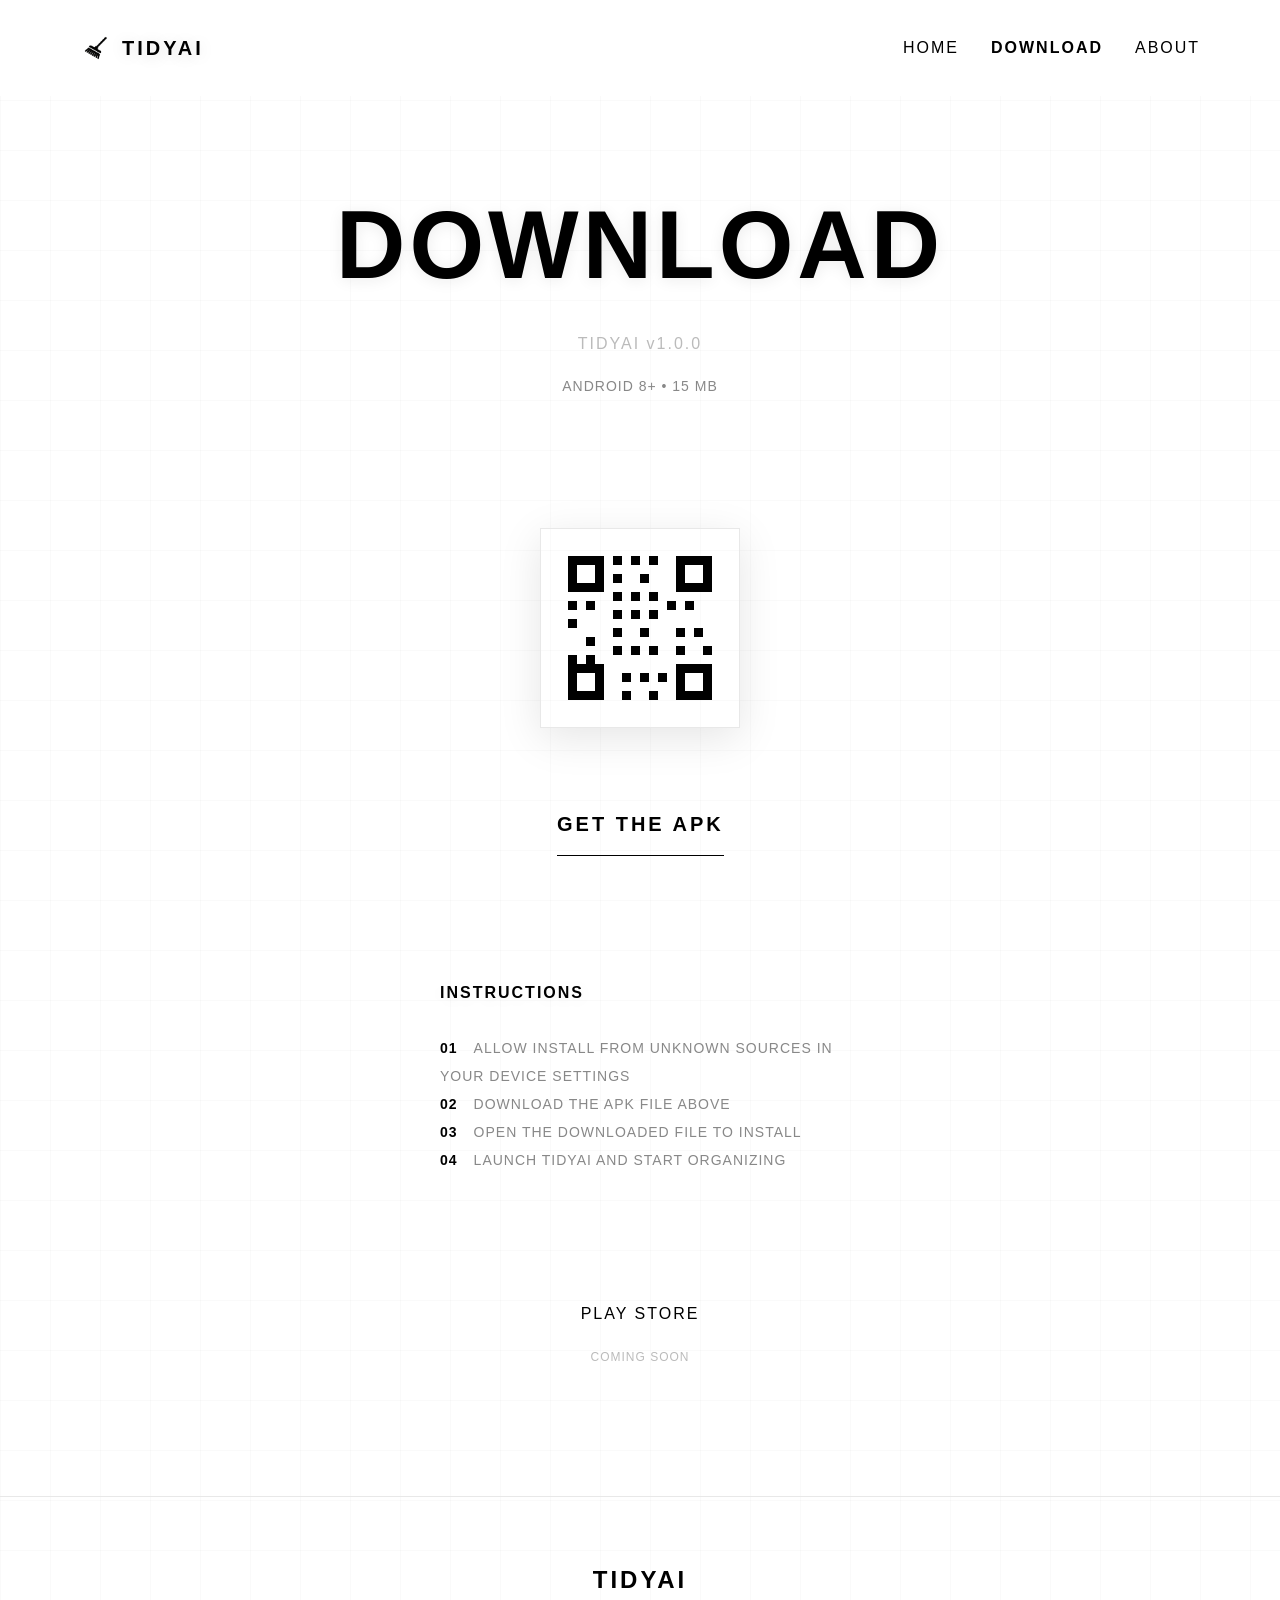
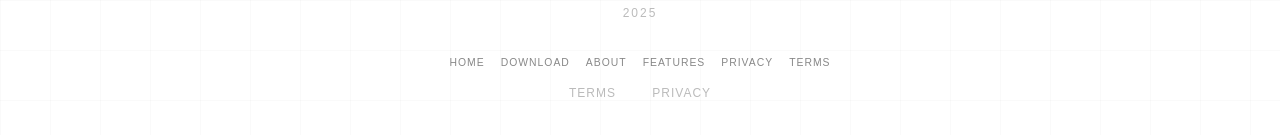
<file: download.html>
<!DOCTYPE html>
<html lang="en">

<head>
    <meta charset="UTF-8">
    <meta name="viewport" content="width=device-width, initial-scale=1.0">
    <meta name="description" content="Download TidyAI - AI-powered room tidying assistant for Android.">

    <title>DOWNLOAD | TIDYAI</title>

    <!-- Favicon -->
    <link rel="icon" type="image/png" href="assets/images/logo tidy AI.png" sizes="32x32">
    <link rel="shortcut icon" href="assets/images/logo tidy AI.png">

    <!-- Styles -->
    <link rel="stylesheet" href="assets/css/style.css">
</head>

<body>
    <!-- Navigation -->
    <nav class="nav">
        <div class="nav-inner container">
            <a href="index.html" class="nav-logo">
                <img src="assets/images/logo tidy AI.png" alt="TidyAI" class="nav-logo-img">
                <span>TIDYAI</span>
            </a>

            <ul class="nav-links">
                <li><a href="index.html">HOME</a></li>
                <li><a href="download.html" class="active">DOWNLOAD</a></li>
                <li><a href="about.html">ABOUT</a></li>
            </ul>

            <button class="nav-toggle" aria-label="Menu">
                <span></span>
                <span></span>
                <span></span>
            </button>
        </div>
    </nav>

    <!-- Mobile Navigation -->
    <div class="nav-mobile">
        <button class="nav-mobile-close" aria-label="Close menu">
            <span></span>
            <span></span>
        </button>
        <a href="index.html">HOME</a>
        <a href="download.html">DOWNLOAD</a>
        <a href="about.html">ABOUT</a>
    </div>

    <!-- Download Hero -->
    <section class="download-hero">
        <div class="container">
            <h1 class="download-title animate-fade-in">DOWNLOAD</h1>
            <p class="download-version animate-fade-in animate-delay-1">TIDYAI v1.0.0</p>
            <p class="download-meta animate-fade-in animate-delay-2">ANDROID 8+ • 15 MB</p>

            <!-- QR Code -->
            <div class="download-qr animate-fade-in animate-delay-3">
                <!-- SVG QR Code Placeholder -->
                <svg viewBox="0 0 100 100" xmlns="http://www.w3.org/2000/svg">
                    <!-- QR Pattern (simplified representation) -->
                    <rect x="10" y="10" width="20" height="20" fill="black" />
                    <rect x="70" y="10" width="20" height="20" fill="black" />
                    <rect x="10" y="70" width="20" height="20" fill="black" />

                    <rect x="15" y="15" width="10" height="10" fill="white" />
                    <rect x="75" y="15" width="10" height="10" fill="white" />
                    <rect x="15" y="75" width="10" height="10" fill="white" />

                    <rect x="35" y="10" width="5" height="5" fill="black" />
                    <rect x="45" y="10" width="5" height="5" fill="black" />
                    <rect x="55" y="10" width="5" height="5" fill="black" />
                    <rect x="35" y="20" width="5" height="5" fill="black" />
                    <rect x="50" y="20" width="5" height="5" fill="black" />
                    <rect x="35" y="30" width="5" height="5" fill="black" />
                    <rect x="45" y="30" width="5" height="5" fill="black" />
                    <rect x="55" y="30" width="5" height="5" fill="black" />

                    <rect x="10" y="35" width="5" height="5" fill="black" />
                    <rect x="20" y="35" width="5" height="5" fill="black" />
                    <rect x="35" y="40" width="5" height="5" fill="black" />
                    <rect x="45" y="40" width="5" height="5" fill="black" />
                    <rect x="55" y="40" width="5" height="5" fill="black" />
                    <rect x="65" y="35" width="5" height="5" fill="black" />
                    <rect x="75" y="35" width="5" height="5" fill="black" />

                    <rect x="35" y="50" width="5" height="5" fill="black" />
                    <rect x="50" y="50" width="5" height="5" fill="black" />
                    <rect x="35" y="60" width="5" height="5" fill="black" />
                    <rect x="45" y="60" width="5" height="5" fill="black" />
                    <rect x="55" y="60" width="5" height="5" fill="black" />

                    <rect x="10" y="45" width="5" height="5" fill="black" />
                    <rect x="20" y="55" width="5" height="5" fill="black" />
                    <rect x="10" y="65" width="5" height="5" fill="black" />
                    <rect x="20" y="65" width="5" height="5" fill="black" />

                    <rect x="70" y="50" width="5" height="5" fill="black" />
                    <rect x="80" y="50" width="5" height="5" fill="black" />
                    <rect x="70" y="60" width="5" height="5" fill="black" />
                    <rect x="85" y="60" width="5" height="5" fill="black" />
                    <rect x="70" y="70" width="20" height="20" fill="black" />
                    <rect x="75" y="75" width="10" height="10" fill="white" />

                    <rect x="40" y="75" width="5" height="5" fill="black" />
                    <rect x="50" y="75" width="5" height="5" fill="black" />
                    <rect x="60" y="75" width="5" height="5" fill="black" />
                    <rect x="40" y="85" width="5" height="5" fill="black" />
                    <rect x="55" y="85" width="5" height="5" fill="black" />
                </svg>
            </div>

            <!-- Download CTA -->
            <a href="assets/downloads/tidyai-v1.0.0.apk" class="download-cta animate-fade-in animate-delay-4" download>
                GET THE APK
            </a>

            <!-- Instructions -->
            <div class="download-instructions animate-fade-in animate-delay-4">
                <h3>INSTRUCTIONS</h3>
                <ol>
                    <li>Allow install from unknown sources in your device settings</li>
                    <li>Download the APK file above</li>
                    <li>Open the downloaded file to install</li>
                    <li>Launch TidyAI and start organizing</li>
                </ol>
            </div>

            <!-- Play Store (Coming Soon) -->
            <div class="download-store animate-fade-in animate-delay-4">
                <span>PLAY STORE</span>
                <small>COMING SOON</small>
            </div>
        </div>
    </section>

    <!-- Footer -->
    <footer class="footer">
        <div class="container">
            <div class="footer-brand">TIDYAI</div>
            <div class="footer-year">2025</div>

            <div class="footer-links">
                <a href="index.html">HOME</a>
                <a href="download.html">DOWNLOAD</a>
                <a href="about.html">ABOUT</a>
                <a href="index.html#features">FEATURES</a>
                <a href="privacy.html">PRIVACY</a>
                <a href="terms.html">TERMS</a>
            </div>

            <div class="footer-legal">
                <a href="terms.html">TERMS</a>
                <a href="privacy.html">PRIVACY</a>
            </div>
        </div>
    </footer>

    <!-- Scripts -->
    <script src="assets/js/main.js"></script>
</body>

</html>
</file>
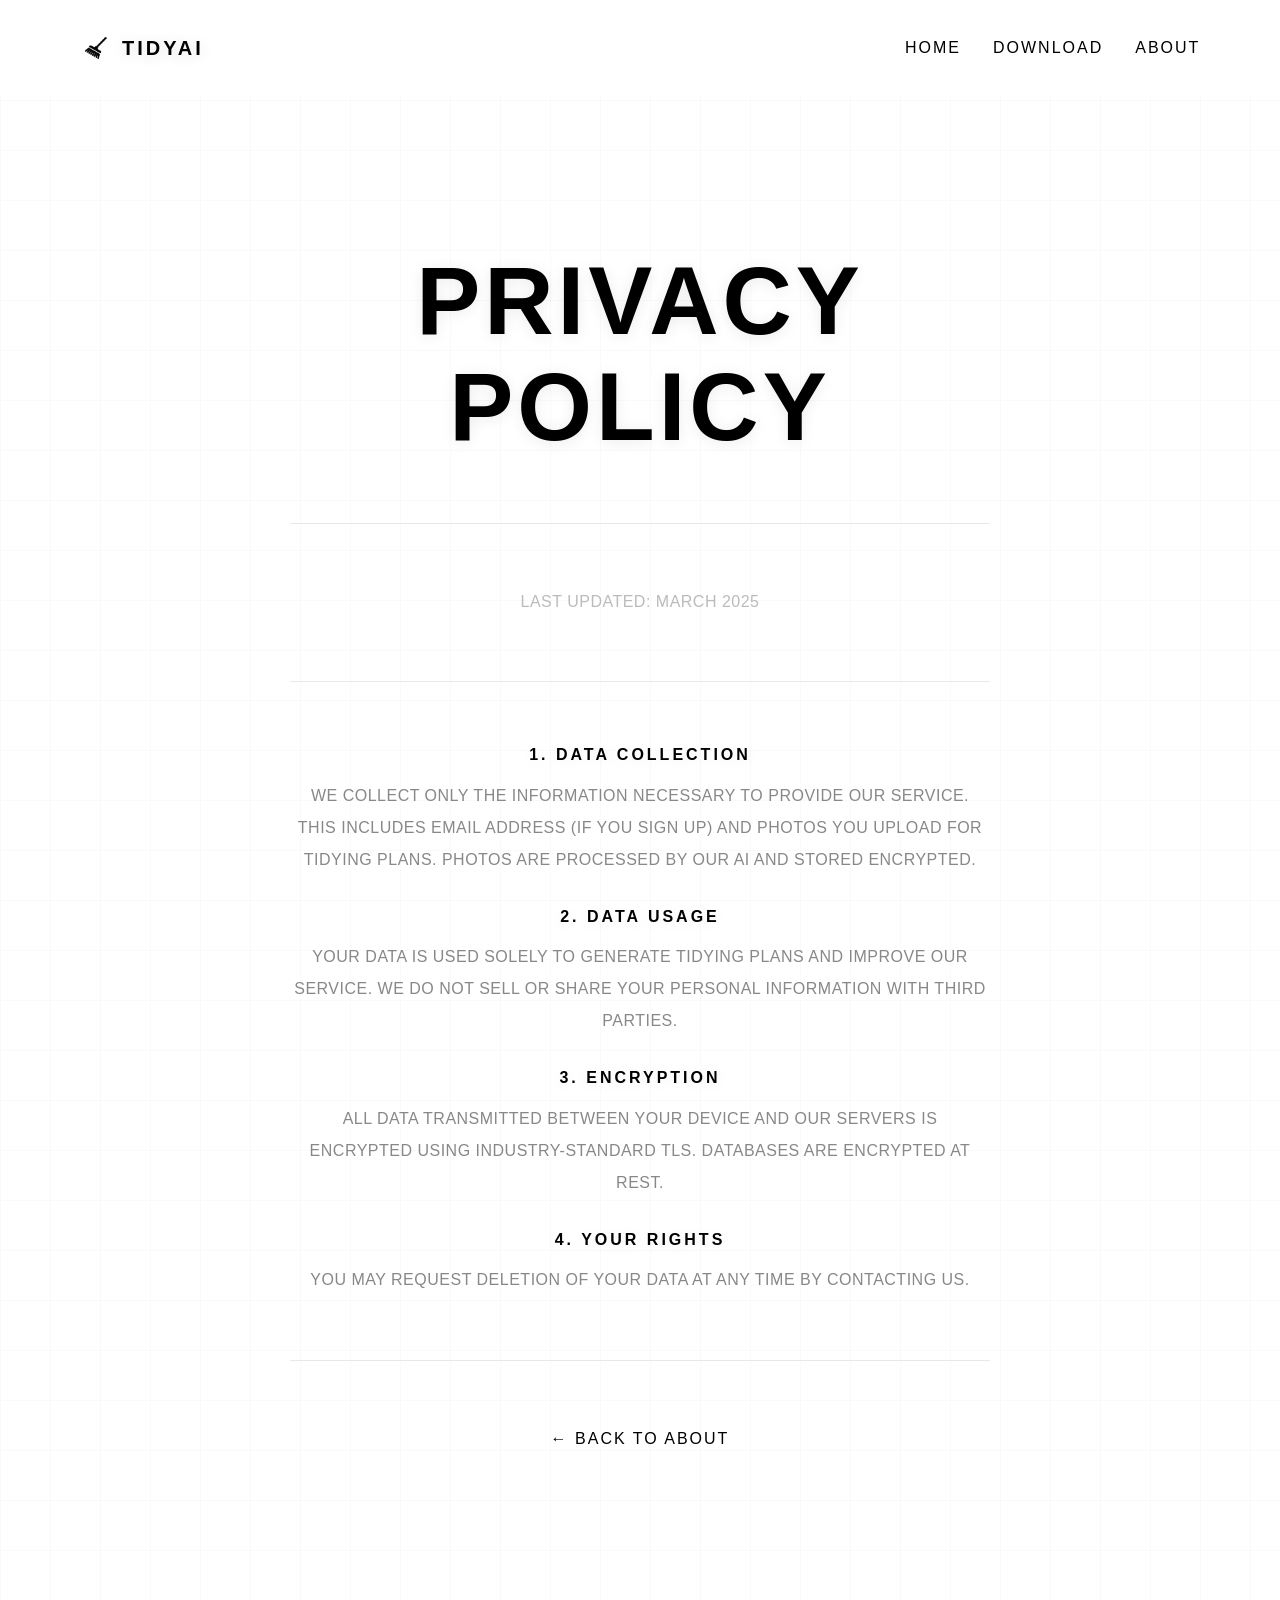
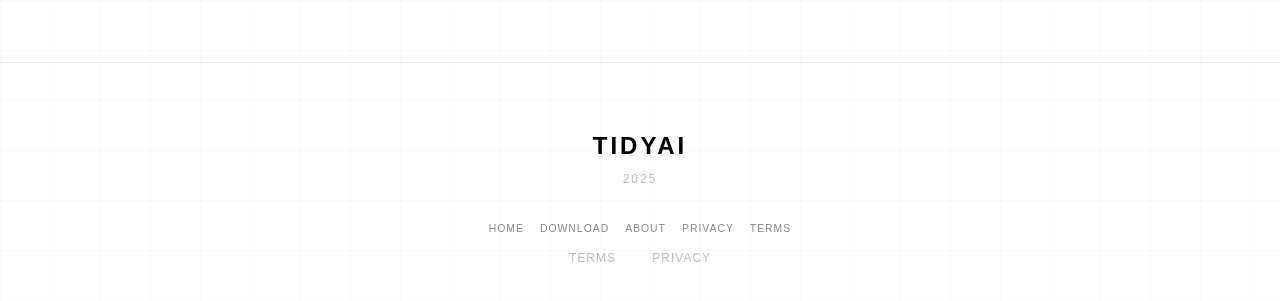
<file: privacy.html>
<!DOCTYPE html>
<html lang="en">

<head>
    <meta charset="UTF-8">
    <meta name="viewport" content="width=device-width, initial-scale=1.0">
    <title>PRIVACY POLICY | TIDYAI</title>

    <!-- Favicon -->
    <link rel="icon" type="image/png" href="assets/images/logo tidy AI.png" sizes="32x32">
    <link rel="shortcut icon" href="assets/images/logo tidy AI.png">

    <!-- Styles -->
    <link rel="stylesheet" href="assets/css/style.css">
</head>

<body>
    <!-- Navigation -->
    <nav class="nav">
        <div class="nav-inner container">
            <a href="index.html" class="nav-logo">
                <img src="assets/images/logo tidy AI.png" alt="TidyAI" class="nav-logo-img">
                <span>TIDYAI</span>
            </a>

            <ul class="nav-links">
                <li><a href="index.html">HOME</a></li>
                <li><a href="download.html">DOWNLOAD</a></li>
                <li><a href="about.html">ABOUT</a></li>
            </ul>

            <button class="nav-toggle" aria-label="Menu">
                <span></span>
                <span></span>
                <span></span>
            </button>
        </div>
    </nav>

    <!-- Mobile Navigation -->
    <div class="nav-mobile">
        <button class="nav-mobile-close" aria-label="Close menu">
            <span></span>
            <span></span>
        </button>
        <a href="index.html">HOME</a>
        <a href="download.html">DOWNLOAD</a>
        <a href="about.html">ABOUT</a>
    </div>

    <!-- Main Content -->
    <main class="container" style="padding-top: 120px; padding-bottom: 80px;">
        <section class="about-content">
            <h1 class="animate-fade-in">PRIVACY POLICY</h1>
            <div class="divider"></div>
            <p class="gray-400" style="margin-bottom: 2rem;">LAST UPDATED: MARCH 2025</p>
            <div class="divider"></div>

            <h2 style="font-size: 1rem; margin: 2rem 0 1rem;">1. DATA COLLECTION</h2>
            <p class="about-text">
                WE COLLECT ONLY THE INFORMATION NECESSARY TO PROVIDE OUR SERVICE.
                THIS INCLUDES EMAIL ADDRESS (IF YOU SIGN UP) AND PHOTOS YOU UPLOAD
                FOR TIDYING PLANS. PHOTOS ARE PROCESSED BY OUR AI AND STORED ENCRYPTED.
            </p>

            <h2 style="font-size: 1rem; margin: 2rem 0 1rem;">2. DATA USAGE</h2>
            <p class="about-text">
                YOUR DATA IS USED SOLELY TO GENERATE TIDYING PLANS AND IMPROVE OUR SERVICE.
                WE DO NOT SELL OR SHARE YOUR PERSONAL INFORMATION WITH THIRD PARTIES.
            </p>

            <h2 style="font-size: 1rem; margin: 2rem 0 1rem;">3. ENCRYPTION</h2>
            <p class="about-text">
                ALL DATA TRANSMITTED BETWEEN YOUR DEVICE AND OUR SERVERS IS ENCRYPTED
                USING INDUSTRY-STANDARD TLS. DATABASES ARE ENCRYPTED AT REST.
            </p>

            <h2 style="font-size: 1rem; margin: 2rem 0 1rem;">4. YOUR RIGHTS</h2>
            <p class="about-text">
                YOU MAY REQUEST DELETION OF YOUR DATA AT ANY TIME BY CONTACTING US.
            </p>

            <div class="divider"></div>
            <p class="back-link" style="text-align: center;">
                <a href="about.html" style="letter-spacing: 2px;">← BACK TO ABOUT</a>
            </p>
        </section>
    </main>

    <!-- Footer -->
    <footer class="footer">
        <div class="container">
            <div class="footer-brand">TIDYAI</div>
            <div class="footer-year">2025</div>

            <div class="footer-links">
                <a href="index.html">HOME</a>
                <a href="download.html">DOWNLOAD</a>
                <a href="about.html">ABOUT</a>
                <a href="privacy.html">PRIVACY</a>
                <a href="terms.html">TERMS</a>
            </div>

            <div class="footer-legal">
                <a href="terms.html">TERMS</a>
                <a href="privacy.html">PRIVACY</a>
            </div>
        </div>
    </footer>

    <!-- Scripts -->
    <script src="assets/js/main.js"></script>
</body>

</html>
</file>
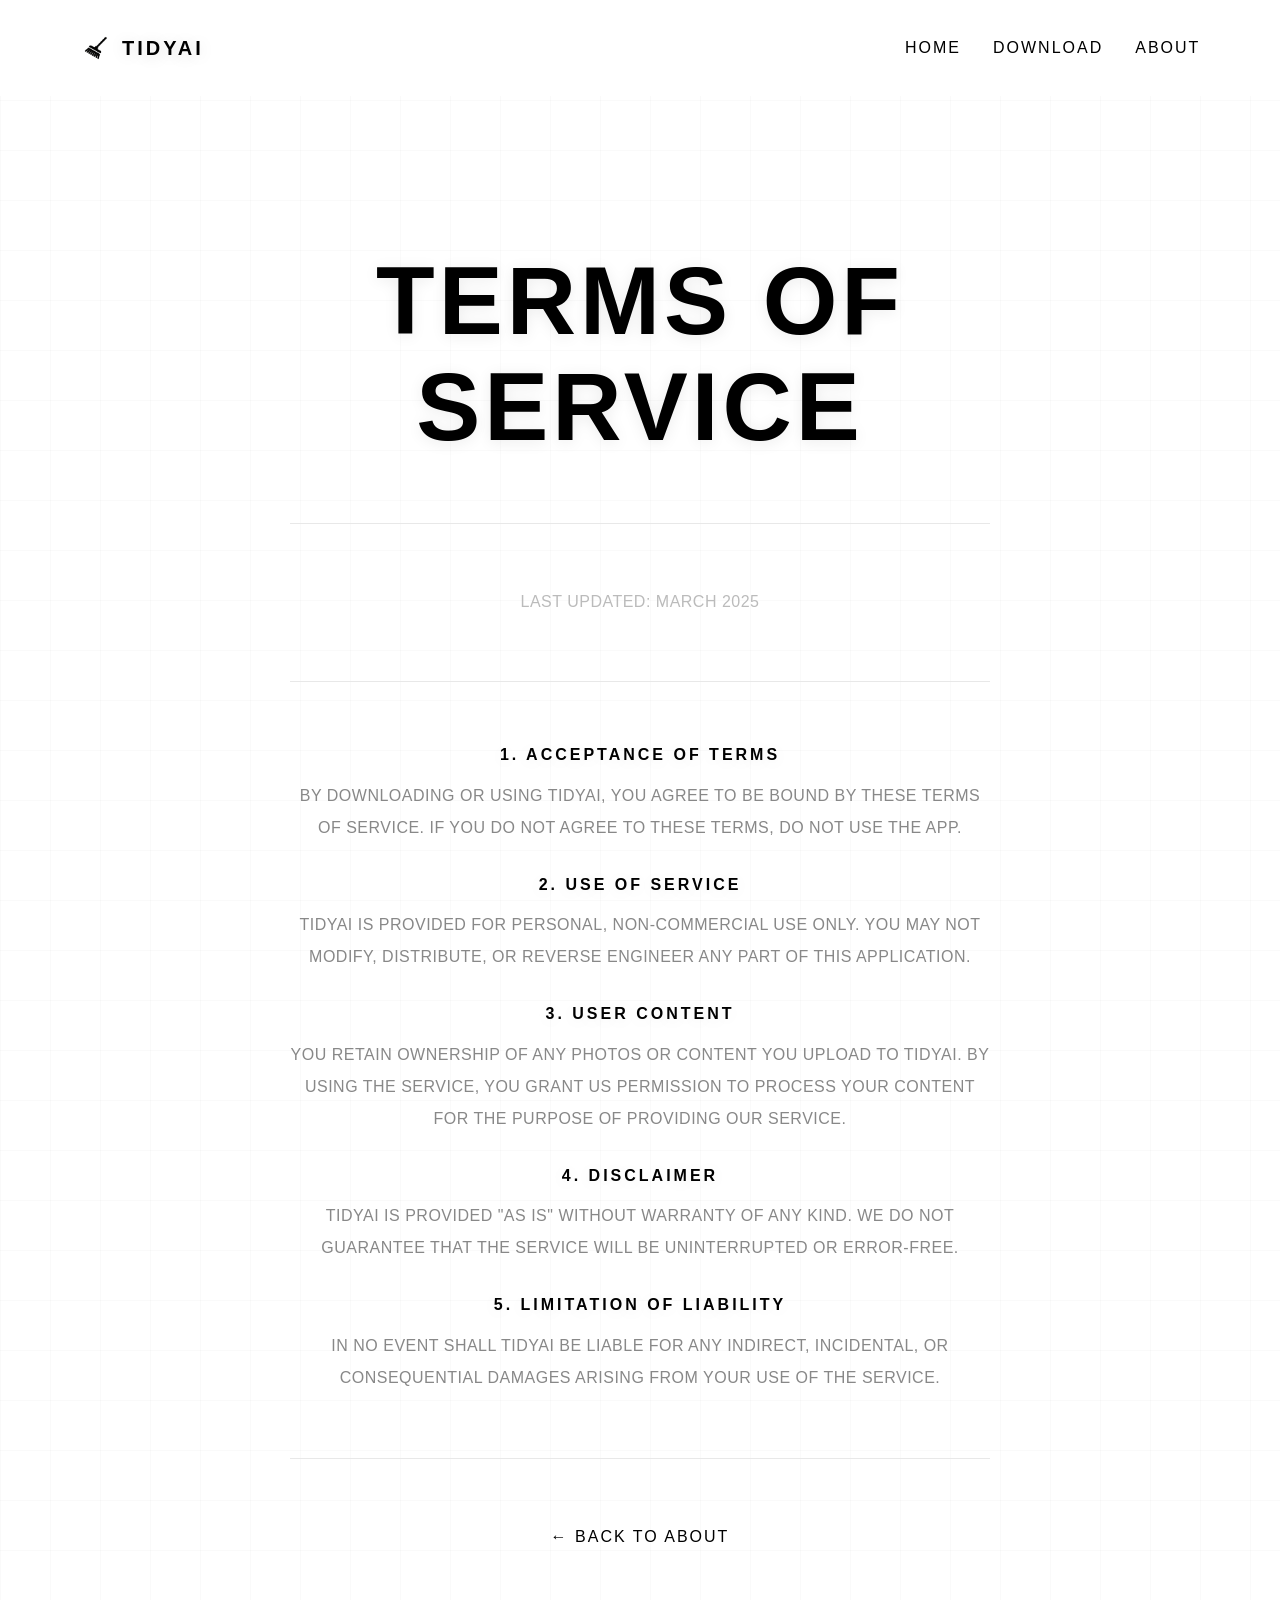
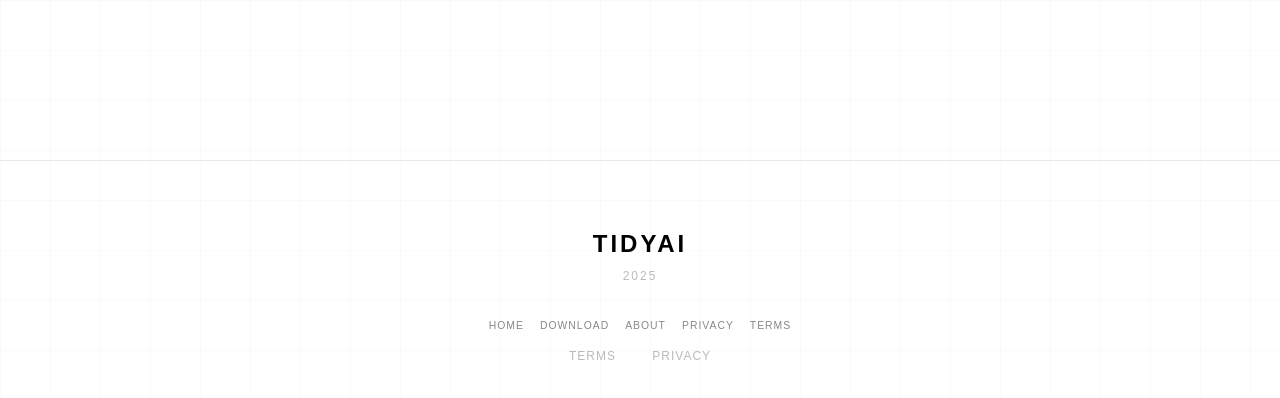
<file: terms.html>
<!DOCTYPE html>
<html lang="en">

<head>
    <meta charset="UTF-8">
    <meta name="viewport" content="width=device-width, initial-scale=1.0">
    <title>TERMS OF SERVICE | TIDYAI</title>

    <!-- Favicon -->
    <link rel="icon" type="image/png" href="assets/images/logo tidy AI.png" sizes="32x32">
    <link rel="shortcut icon" href="assets/images/logo tidy AI.png">

    <!-- Styles -->
    <link rel="stylesheet" href="assets/css/style.css">
</head>

<body>
    <!-- Navigation -->
    <nav class="nav">
        <div class="nav-inner container">
            <a href="index.html" class="nav-logo">
                <img src="assets/images/logo tidy AI.png" alt="TidyAI" class="nav-logo-img">
                <span>TIDYAI</span>
            </a>

            <ul class="nav-links">
                <li><a href="index.html">HOME</a></li>
                <li><a href="download.html">DOWNLOAD</a></li>
                <li><a href="about.html">ABOUT</a></li>
            </ul>

            <button class="nav-toggle" aria-label="Menu">
                <span></span>
                <span></span>
                <span></span>
            </button>
        </div>
    </nav>

    <!-- Mobile Navigation -->
    <div class="nav-mobile">
        <button class="nav-mobile-close" aria-label="Close menu">
            <span></span>
            <span></span>
        </button>
        <a href="index.html">HOME</a>
        <a href="download.html">DOWNLOAD</a>
        <a href="about.html">ABOUT</a>
    </div>

    <!-- Main Content -->
    <main class="container" style="padding-top: 120px; padding-bottom: 80px;">
        <section class="about-content">
            <h1 class="animate-fade-in">TERMS OF SERVICE</h1>
            <div class="divider"></div>
            <p class="gray-400" style="margin-bottom: 2rem;">LAST UPDATED: MARCH 2025</p>
            <div class="divider"></div>

            <h2 style="font-size: 1rem; margin: 2rem 0 1rem;">1. ACCEPTANCE OF TERMS</h2>
            <p class="about-text">
                BY DOWNLOADING OR USING TIDYAI, YOU AGREE TO BE BOUND BY THESE
                TERMS OF SERVICE. IF YOU DO NOT AGREE TO THESE TERMS, DO NOT USE THE APP.
            </p>

            <h2 style="font-size: 1rem; margin: 2rem 0 1rem;">2. USE OF SERVICE</h2>
            <p class="about-text">
                TIDYAI IS PROVIDED FOR PERSONAL, NON-COMMERCIAL USE ONLY.
                YOU MAY NOT MODIFY, DISTRIBUTE, OR REVERSE ENGINEER ANY PART OF THIS APPLICATION.
            </p>

            <h2 style="font-size: 1rem; margin: 2rem 0 1rem;">3. USER CONTENT</h2>
            <p class="about-text">
                YOU RETAIN OWNERSHIP OF ANY PHOTOS OR CONTENT YOU UPLOAD TO TIDYAI.
                BY USING THE SERVICE, YOU GRANT US PERMISSION TO PROCESS YOUR CONTENT
                FOR THE PURPOSE OF PROVIDING OUR SERVICE.
            </p>

            <h2 style="font-size: 1rem; margin: 2rem 0 1rem;">4. DISCLAIMER</h2>
            <p class="about-text">
                TIDYAI IS PROVIDED "AS IS" WITHOUT WARRANTY OF ANY KIND.
                WE DO NOT GUARANTEE THAT THE SERVICE WILL BE UNINTERRUPTED OR ERROR-FREE.
            </p>

            <h2 style="font-size: 1rem; margin: 2rem 0 1rem;">5. LIMITATION OF LIABILITY</h2>
            <p class="about-text">
                IN NO EVENT SHALL TIDYAI BE LIABLE FOR ANY INDIRECT, INCIDENTAL,
                OR CONSEQUENTIAL DAMAGES ARISING FROM YOUR USE OF THE SERVICE.
            </p>

            <div class="divider"></div>
            <p class="back-link" style="text-align: center;">
                <a href="about.html" style="letter-spacing: 2px;">← BACK TO ABOUT</a>
            </p>
        </section>
    </main>

    <!-- Footer -->
    <footer class="footer">
        <div class="container">
            <div class="footer-brand">TIDYAI</div>
            <div class="footer-year">2025</div>

            <div class="footer-links">
                <a href="index.html">HOME</a>
                <a href="download.html">DOWNLOAD</a>
                <a href="about.html">ABOUT</a>
                <a href="privacy.html">PRIVACY</a>
                <a href="terms.html">TERMS</a>
            </div>

            <div class="footer-legal">
                <a href="terms.html">TERMS</a>
                <a href="privacy.html">PRIVACY</a>
            </div>
        </div>
    </footer>

    <!-- Scripts -->
    <script src="assets/js/main.js"></script>
</body>

</html>
</file>
<file: assets/css/style.css>
/* ============================================
   TIDYAI - Gauchère-Inspired Minimalist Luxury
   ============================================ */

/* CSS Variables */
:root {
    /* Spacing System */
    --spacing-xs: 1rem;
    --spacing-sm: 2rem;
    --spacing-md: 4rem;
    --spacing-lg: 8rem;
    --spacing-xl: 12rem;

    /* Colors - Pure Monochrome */
    --color-bg: #FFFFFF;
    --color-text: #000000;
    --color-gray-100: #F5F5F5;
    --color-gray-200: #E8E8E8;
    --color-gray-400: #BBBBBB;
    --color-gray-600: #888888;

    /* Typography */
    --font-family: -apple-system, BlinkMacSystemFont, "Segoe UI", Roboto, Helvetica, Arial, sans-serif;
    --font-weight-regular: 400;
    --font-weight-medium: 500;
    --font-weight-bold: 700;
    --font-weight-black: 900;

    /* Transitions */
    --transition-fast: 0.2s ease;
    --transition-medium: 0.3s ease;
}

/* Reset & Base */
*,
*::before,
*::after {
    box-sizing: border-box;
    margin: 0;
    padding: 0;
}

html {
    font-size: 16px;
    scroll-behavior: smooth;
    -webkit-font-smoothing: antialiased;
    -moz-osx-font-smoothing: grayscale;
    text-rendering: optimizeLegibility;
}

body {
    background: var(--color-bg);
    background-image:
        linear-gradient(rgba(0, 0, 0, 0.02) 1px, transparent 1px),
        linear-gradient(90deg, rgba(0, 0, 0, 0.02) 1px, transparent 1px);
    background-size: 50px 50px;
    color: var(--color-text);
    font-family: var(--font-family);
    font-weight: var(--font-weight-regular);
    font-size: 1rem;
    line-height: 1.6;
    letter-spacing: 1px;
    text-transform: uppercase;
    overflow-x: hidden;
}

/* Typography */
h1,
h2,
h3,
h4,
h5,
h6 {
    font-weight: var(--font-weight-black);
    letter-spacing: 4px;
    line-height: 1.1;
    text-transform: uppercase;
    text-shadow: 0 2px 15px rgba(0, 0, 0, 0.08);
}

h1 {
    font-size: clamp(3rem, 10vw, 6rem);
}

h2 {
    font-size: clamp(1.5rem, 4vw, 2.5rem);
    letter-spacing: 3px;
}

h3 {
    font-size: 1.25rem;
    letter-spacing: 2px;
}

p {
    text-transform: none;
    letter-spacing: 0.5px;
    line-height: 1.8;
}

a {
    color: inherit;
    text-decoration: none;
    transition: color var(--transition-fast);
}

a:hover {
    color: var(--color-gray-600);
}

/* Utility Classes */
.container {
    width: 90%;
    max-width: 1400px;
    margin: 0 auto;
    padding: 0 var(--spacing-xs);
}

.container-narrow {
    max-width: 800px;
}

.text-center {
    text-align: center;
}

.text-left {
    text-align: left;
}

.text-right {
    text-align: right;
}

.uppercase {
    text-transform: uppercase;
}

.tracking-wide {
    letter-spacing: 2px;
}

.tracking-wider {
    letter-spacing: 3px;
}

.tracking-widest {
    letter-spacing: 4px;
}

.gray-400 {
    color: var(--color-gray-400);
}

.gray-600 {
    color: var(--color-gray-600);
}

/* Divider */
.divider {
    height: 1px;
    background: var(--color-gray-200);
    width: 100%;
    margin: var(--spacing-md) 0;
}

.divider-thin {
    height: 1px;
    background: var(--color-gray-200);
    width: 100px;
    margin: var(--spacing-sm) auto;
}

/* ============================================
   Navigation
   ============================================ */
.nav {
    position: fixed;
    top: 0;
    left: 0;
    right: 0;
    z-index: 1000;
    background: var(--color-bg);
    padding: var(--spacing-sm) 0;
    transition: all 0.4s cubic-bezier(0.16, 1, 0.3, 1);
    will-change: transform, background, box-shadow;
}

.nav-inner {
    display: flex;
    justify-content: space-between;
    align-items: center;
    padding: 0 var(--spacing-xs);
}

.nav-logo {
    font-weight: var(--font-weight-black);
    font-size: 1.25rem;
    letter-spacing: 3px;
    text-shadow: 0 2px 15px rgba(0, 0, 0, 0.15);
    display: flex;
    align-items: center;
    gap: 10px;
}

.nav-logo-img {
    height: 32px;
    width: auto;
    object-fit: contain;
}

.nav-links {
    display: flex;
    justify-content: center;
    align-items: center;
    gap: var(--spacing-sm);
    list-style: none;
    transition: opacity 0.4s cubic-bezier(0.16, 1, 0.3, 1), transform 0.4s cubic-bezier(0.16, 1, 0.3, 1);
    will-change: transform, opacity;
}

.nav-links.hidden {
    opacity: 0;
    transform: translate3d(0, -10px, 0);
    pointer-events: none;
}

.nav-links a {
    font-weight: var(--font-weight-regular);
    letter-spacing: 2px;
    padding: var(--spacing-xs) 0;
    position: relative;
    transition: color 0.3s ease;
}

.nav-links a::after {
    content: '';
    position: absolute;
    bottom: 0;
    left: 0;
    width: 0;
    height: 1px;
    background: var(--color-text);
    transition: width 0.4s cubic-bezier(0.16, 1, 0.3, 1);
}

.nav-links a:hover::after {
    width: 100%;
}

.nav-links .active {
    font-weight: var(--font-weight-bold);
}

/* Mobile Menu */
.nav-toggle {
    display: none;
    flex-direction: column;
    gap: 6px;
    cursor: pointer;
    padding: 10px;
    background: none;
    border: none;
}

.nav-toggle span {
    display: block;
    width: 24px;
    height: 1px;
    background: var(--color-text);
    transition: all var(--transition-medium);
}

.nav-mobile {
    display: none;
    position: fixed;
    top: 0;
    left: 0;
    right: 0;
    bottom: 0;
    background: var(--color-bg);
    z-index: 999;
    flex-direction: column;
    justify-content: center;
    align-items: center;
    gap: var(--spacing-md);
    opacity: 0;
    pointer-events: none;
    transition: opacity 0.4s cubic-bezier(0.16, 1, 0.3, 1);
}

.nav-mobile.active {
    opacity: 1;
    pointer-events: all;
}

.nav-mobile a {
    font-size: 1.5rem;
    font-weight: var(--font-weight-regular);
    letter-spacing: 4px;
    transition: transform 0.3s ease, opacity 0.3s ease;
}

.nav-mobile.active a {
    animation: fadeInUp 0.5s cubic-bezier(0.16, 1, 0.3, 1) forwards;
    opacity: 0;
}

.nav-mobile.active a:nth-child(1) {
    animation-delay: 0.1s;
}

.nav-mobile.active a:nth-child(2) {
    animation-delay: 0.15s;
}

.nav-mobile.active a:nth-child(3) {
    animation-delay: 0.2s;
}

.nav-mobile-close {
    position: absolute;
    top: var(--spacing-sm);
    right: var(--spacing-sm);
    background: none;
    border: none;
    cursor: pointer;
    padding: 10px;
}

.nav-mobile-close span {
    display: block;
    width: 24px;
    height: 1px;
    background: var(--color-text);
}

.nav-mobile-close span:first-child {
    transform: rotate(45deg);
}

.nav-mobile-close span:last-child {
    transform: rotate(-45deg);
    margin-top: -1px;
}

@media (max-width: 768px) {
    .nav-links {
        display: none;
    }

    .nav-toggle {
        display: flex;
    }

    .nav-mobile {
        display: flex;
    }
}

/* ============================================
   Hero Section
   ============================================ */
.hero {
    min-height: 100vh;
    display: flex;
    flex-direction: column;
    justify-content: center;
    align-items: center;
    padding: var(--spacing-xl) 0 var(--spacing-lg);
    text-align: center;
}

.hero-title {
    margin-bottom: var(--spacing-sm);
}

.hero-subtitle {
    font-size: clamp(0.875rem, 2vw, 1rem);
    letter-spacing: 3px;
    color: var(--color-gray-400);
    margin-bottom: var(--spacing-md);
}

.hero-year {
    font-size: 0.875rem;
    letter-spacing: 2px;
    color: var(--color-gray-400);
    margin-bottom: var(--spacing-lg);
}

.hero-cta {
    display: flex;
    gap: var(--spacing-md);
    margin-top: var(--spacing-lg);
}

.hero-cta a {
    font-size: 0.875rem;
    letter-spacing: 2px;
    padding: var(--spacing-xs) 0;
    position: relative;
}

.hero-cta a::after {
    content: '';
    position: absolute;
    bottom: 0;
    left: 0;
    width: 0;
    height: 1px;
    background: var(--color-text);
    transition: width var(--transition-medium);
}

.hero-cta a:hover::after {
    width: 100%;
}

/* ============================================
   App Mockup
   ============================================ */
.mockup {
    width: 100%;
    max-width: 400px;
    margin: var(--spacing-lg) auto;
    aspect-ratio: 9/19;
    background: var(--color-gray-100);
    display: flex;
    justify-content: center;
    align-items: center;
    box-shadow: 0 25px 80px rgba(0, 0, 0, 0.18);
    border-radius: 25px;
    transition: transform 0.6s cubic-bezier(0.16, 1, 0.3, 1), box-shadow 0.6s cubic-bezier(0.16, 1, 0.3, 1);
    will-change: transform, box-shadow;
}

.mockup:hover {
    transform: translate3d(0, -10px, 0);
    box-shadow: 0 35px 100px rgba(0, 0, 0, 0.22);
}

.mockup img {
    width: 100%;
    height: 100%;
    object-fit: cover;
}

/* ============================================
   Vision Statement
   ============================================ */
.vision {
    padding: var(--spacing-xl) 0;
    text-align: center;
}

.vision-title {
    font-size: clamp(2rem, 5vw, 3.5rem);
    margin-bottom: var(--spacing-md);
}

.vision-text {
    max-width: 600px;
    margin: 0 auto;
    font-size: 1rem;
    line-height: 2;
}

.vision-text span {
    display: block;
}

.vision-year {
    margin-top: var(--spacing-md);
    color: var(--color-gray-400);
}

/* ============================================
   Features Grid
   ============================================ */
.features {
    padding: var(--spacing-xl) 0;
}

.features-grid {
    display: grid;
    grid-template-columns: repeat(2, 1fr);
    gap: var(--spacing-lg);
}

.feature-item {
    padding: var(--spacing-md);
    transition: background 0.4s cubic-bezier(0.16, 1, 0.3, 1), box-shadow 0.4s cubic-bezier(0.16, 1, 0.3, 1), transform 0.4s cubic-bezier(0.16, 1, 0.3, 1);
    will-change: transform, box-shadow;
}

.feature-item:hover {
    background: var(--color-gray-100);
    box-shadow: 0 10px 40px rgba(0, 0, 0, 0.08);
    transform: translate3d(0, -5px, 0);
}

.feature-icon {
    width: 48px;
    height: 48px;
    margin-bottom: var(--spacing-sm);
}

.feature-icon svg {
    width: 100%;
    height: 100%;
    stroke: var(--color-text);
    stroke-width: 1;
    fill: none;
}

.feature-label {
    font-size: 1.25rem;
    font-weight: var(--font-weight-bold);
    letter-spacing: 2px;
    margin-bottom: var(--spacing-xs);
}

.feature-description {
    font-size: 0.875rem;
    letter-spacing: 1px;
    color: var(--color-gray-600);
    text-transform: uppercase;
}

@media (max-width: 768px) {
    .features-grid {
        grid-template-columns: 1fr;
        gap: var(--spacing-md);
    }
}

/* ============================================
   How It Works
   ============================================ */
.how-it-works {
    padding: var(--spacing-xl) 0;
}

.steps-grid {
    display: grid;
    grid-template-columns: repeat(3, 1fr);
    gap: var(--spacing-lg);
}

.step-item {
    text-align: left;
}

.step-number {
    font-size: 4rem;
    font-weight: var(--font-weight-black);
    color: var(--color-gray-200);
    line-height: 1;
    margin-bottom: var(--spacing-xs);
    text-shadow: 0 4px 20px rgba(0, 0, 0, 0.1);
}

.step-title {
    font-size: 1.25rem;
    letter-spacing: 2px;
    margin-bottom: var(--spacing-sm);
    padding-bottom: var(--spacing-xs);
    border-bottom: 1px solid var(--color-gray-200);
}

.step-description {
    font-size: 0.875rem;
    line-height: 1.8;
    color: var(--color-gray-600);
}

@media (max-width: 768px) {
    .steps-grid {
        grid-template-columns: 1fr;
        gap: var(--spacing-md);
    }
}

/* ============================================
   Waitlist Section
   ============================================ */
.waitlist {
    padding: var(--spacing-xl) 0;
    text-align: center;
}

.waitlist-title {
    font-size: clamp(2rem, 5vw, 3.5rem);
    margin-bottom: var(--spacing-md);
}

.waitlist-form {
    max-width: 400px;
    margin: 0 auto var(--spacing-md);
}

.waitlist-input {
    width: 100%;
    padding: var(--spacing-xs) 0;
    border: none;
    border-bottom: 1px solid var(--color-gray-200);
    background: transparent;
    font-family: var(--font-family);
    font-size: 1rem;
    letter-spacing: 2px;
    text-transform: uppercase;
    outline: none;
    transition: border-color var(--transition-medium);
}

.waitlist-input::placeholder {
    color: var(--color-gray-400);
    text-transform: uppercase;
    letter-spacing: 2px;
}

.waitlist-input:focus {
    border-color: var(--color-text);
}

.waitlist-submit {
    display: block;
    width: 100%;
    margin-top: var(--spacing-sm);
    padding: var(--spacing-xs) 0;
    background: none;
    border: none;
    font-family: var(--font-family);
    font-size: 0.875rem;
    letter-spacing: 2px;
    text-transform: uppercase;
    cursor: pointer;
    position: relative;
}

.waitlist-submit::after {
    content: '';
    position: absolute;
    bottom: 0;
    left: 0;
    width: 0;
    height: 1px;
    background: var(--color-text);
    transition: width var(--transition-medium);
}

.waitlist-submit:hover::after {
    width: 100%;
}

.waitlist-message {
    font-size: 0.875rem;
    letter-spacing: 1px;
    margin-top: var(--spacing-sm);
}

.waitlist-message.success {
    color: #22c55e;
}

.waitlist-message.error {
    color: #ef4444;
}

.waitlist-contact {
    margin-top: var(--spacing-md);
    font-size: 0.875rem;
    letter-spacing: 1px;
    color: var(--color-gray-400);
}

.waitlist-contact a {
    color: var(--color-gray-400);
}

.waitlist-contact a:hover {
    color: var(--color-text);
}

/* ============================================
   Download Page
   ============================================ */
.download-hero {
    padding: var(--spacing-xl) 0 var(--spacing-lg);
    text-align: center;
}

.download-title {
    font-size: clamp(3rem, 10vw, 6rem);
    margin-bottom: var(--spacing-sm);
}

.download-version {
    font-size: 1rem;
    letter-spacing: 2px;
    color: var(--color-gray-400);
    margin-bottom: var(--spacing-xs);
}

.download-meta {
    font-size: 0.875rem;
    letter-spacing: 1px;
    color: var(--color-gray-600);
    margin-bottom: var(--spacing-lg);
}

.download-qr {
    width: 200px;
    height: 200px;
    margin: 0 auto var(--spacing-md);
    border: 1px solid var(--color-gray-200);
    display: flex;
    justify-content: center;
    align-items: center;
    box-shadow: 0 10px 40px rgba(0, 0, 0, 0.1);
}

.download-qr svg {
    width: 180px;
    height: 180px;
}

.download-cta {
    display: inline-block;
    font-size: 1.25rem;
    font-weight: var(--font-weight-bold);
    letter-spacing: 3px;
    padding: var(--spacing-xs) 0;
    position: relative;
    margin-bottom: var(--spacing-lg);
}

.download-cta::after {
    content: '';
    position: absolute;
    bottom: 0;
    left: 0;
    width: 100%;
    height: 1px;
    background: var(--color-text);
}

.download-instructions {
    max-width: 400px;
    margin: 0 auto;
    text-align: left;
}

.download-instructions h3 {
    font-size: 1rem;
    letter-spacing: 2px;
    margin-bottom: var(--spacing-sm);
}

.download-instructions ol {
    list-style: none;
    counter-reset: steps;
}

.download-instructions li {
    counter-increment: steps;
    font-size: 0.875rem;
    line-height: 2;
    color: var(--color-gray-600);
}

.download-instructions li::before {
    content: '0' counter(steps);
    font-weight: var(--font-weight-bold);
    margin-right: var(--spacing-xs);
    color: var(--color-text);
}

.download-store {
    margin-top: var(--spacing-lg);
}

.download-store span {
    display: block;
    font-size: 1rem;
    letter-spacing: 2px;
    margin-bottom: var(--spacing-xs);
}

.download-store small {
    font-size: 0.75rem;
    letter-spacing: 1px;
    color: var(--color-gray-400);
}

/* ============================================
   About Page
   ============================================ */
.about-hero {
    padding: var(--spacing-xl) 0;
    text-align: center;
}

.about-title {
    font-size: clamp(2.5rem, 8vw, 5rem);
}

.about-content {
    padding: var(--spacing-lg) 0;
    max-width: 700px;
    margin: 0 auto;
    text-align: center;
}

.about-lead {
    font-size: 1.25rem;
    line-height: 2;
    margin-bottom: var(--spacing-md);
}

.about-text {
    font-size: 1rem;
    line-height: 2;
    color: var(--color-gray-600);
}

.about-section {
    padding: var(--spacing-lg) 0;
}

.about-section h3 {
    font-size: 1rem;
    letter-spacing: 2px;
    margin-bottom: var(--spacing-sm);
}

.about-section .divider-thin {
    margin: 0 0 var(--spacing-sm);
}

.about-links {
    display: flex;
    gap: var(--spacing-sm);
    justify-content: center;
    flex-wrap: wrap;
}

.about-links a {
    font-size: 0.875rem;
    letter-spacing: 1px;
    color: var(--color-gray-400);
}

.about-links a:hover {
    color: var(--color-text);
}

/* FAQ Accordion */
.faq-item {
    border-bottom: 1px solid var(--color-gray-200);
}

.faq-question {
    width: 100%;
    background: none;
    border: none;
    padding: 1.5rem 0;
    display: flex;
    justify-content: space-between;
    align-items: center;
    cursor: pointer;
    text-transform: uppercase;
    font-weight: var(--font-weight-medium);
    letter-spacing: 1px;
    color: var(--color-text);
    text-align: left;
    font-family: var(--font-family);
    font-size: 0.875rem;
    transition: color var(--transition-fast);
}

.faq-question:hover {
    color: var(--color-gray-600);
}

.faq-icon {
    transition: transform 0.3s cubic-bezier(0.16, 1, 0.3, 1);
    flex-shrink: 0;
    margin-left: 1rem;
}

.faq-icon .vertical {
    transition: transform 0.3s cubic-bezier(0.16, 1, 0.3, 1);
    transform-origin: center;
}

.faq-item.open .faq-icon .vertical {
    transform: rotate(90deg);
}

.faq-answer {
    max-height: 0;
    overflow: hidden;
    transition: max-height 0.3s cubic-bezier(0.16, 1, 0.3, 1);
    padding: 0;
    color: var(--color-gray-600);
    text-transform: uppercase;
    letter-spacing: 1px;
    font-size: 0.8rem;
    line-height: 1.8;
}

.faq-item.open .faq-answer {
    max-height: 200px;
    padding-bottom: 1.5rem;
}

/* ============================================
   Footer
   ============================================ */
.footer {
    padding: var(--spacing-md) 0 var(--spacing-sm);
    text-align: center;
    border-top: 1px solid var(--color-gray-200);
}

.footer-brand {
    font-size: 1.5rem;
    font-weight: var(--font-weight-black);
    letter-spacing: 3px;
    margin-bottom: 4px;
}

.footer-year {
    font-size: 0.75rem;
    letter-spacing: 2px;
    color: var(--color-gray-400);
    margin-bottom: var(--spacing-sm);
}

.footer-links {
    display: flex;
    justify-content: center;
    gap: 16px;
    flex-wrap: wrap;
    margin-bottom: 12px;
}

.footer-links a {
    font-size: 0.65rem;
    letter-spacing: 1px;
    color: var(--color-gray-600);
}

.footer-links a:hover {
    color: var(--color-text);
}

.footer-legal {
    font-size: 0.75rem;
    letter-spacing: 1px;
    color: var(--color-gray-400);
}

.footer-legal a {
    color: var(--color-gray-400);
    margin: 0 var(--spacing-xs);
}

.footer-legal a:hover {
    color: var(--color-text);
}

/* ============================================
   404 Page
   ============================================ */
.error-page {
    min-height: 100vh;
    display: flex;
    flex-direction: column;
    justify-content: center;
    align-items: center;
    text-align: center;
    padding: var(--spacing-xl) 0;
}

.error-code {
    font-size: clamp(6rem, 20vw, 12rem);
    font-weight: var(--font-weight-black);
    line-height: 1;
    color: var(--color-gray-200);
    margin-bottom: var(--spacing-sm);
}

.error-title {
    font-size: clamp(1.5rem, 4vw, 2rem);
    margin-bottom: var(--spacing-md);
}

.error-text {
    font-size: 0.875rem;
    color: var(--color-gray-600);
    margin-bottom: var(--spacing-lg);
}

.error-link {
    font-size: 0.875rem;
    letter-spacing: 2px;
    position: relative;
}

.error-link::after {
    content: '';
    position: absolute;
    bottom: 0;
    left: 0;
    width: 100%;
    height: 1px;
    background: var(--color-text);
}

/* ============================================
   Animations
   ============================================ */
@keyframes fadeInUp {
    from {
        opacity: 0;
        transform: translate3d(0, 40px, 0);
    }

    to {
        opacity: 1;
        transform: translate3d(0, 0, 0);
    }
}

@keyframes float {

    0%,
    100% {
        transform: translate3d(0, 0, 0);
    }

    50% {
        transform: translate3d(0, -10px, 0);
    }
}

.animate-fade-in {
    animation: fadeInUp 0.8s cubic-bezier(0.16, 1, 0.3, 1) forwards;
    will-change: transform, opacity;
    transform: translate3d(0, 0, 0);
    backface-visibility: hidden;
}

.animate-float {
    animation: float 6s ease-in-out infinite;
    will-change: transform;
}

.animate-delay-1 {
    animation-delay: 0.1s;
}

.animate-delay-2 {
    animation-delay: 0.2s;
}

.animate-delay-3 {
    animation-delay: 0.3s;
}

.animate-delay-4 {
    animation-delay: 0.4s;
}

/* ============================================
   Responsive Utilities
   ============================================ */
@media (max-width: 768px) {
    :root {
        --spacing-xs: 0.75rem;
        --spacing-sm: 1.5rem;
        --spacing-md: 3rem;
        --spacing-lg: 5rem;
        --spacing-xl: 8rem;
    }

    .container {
        width: 85%;
    }
}
</file>
